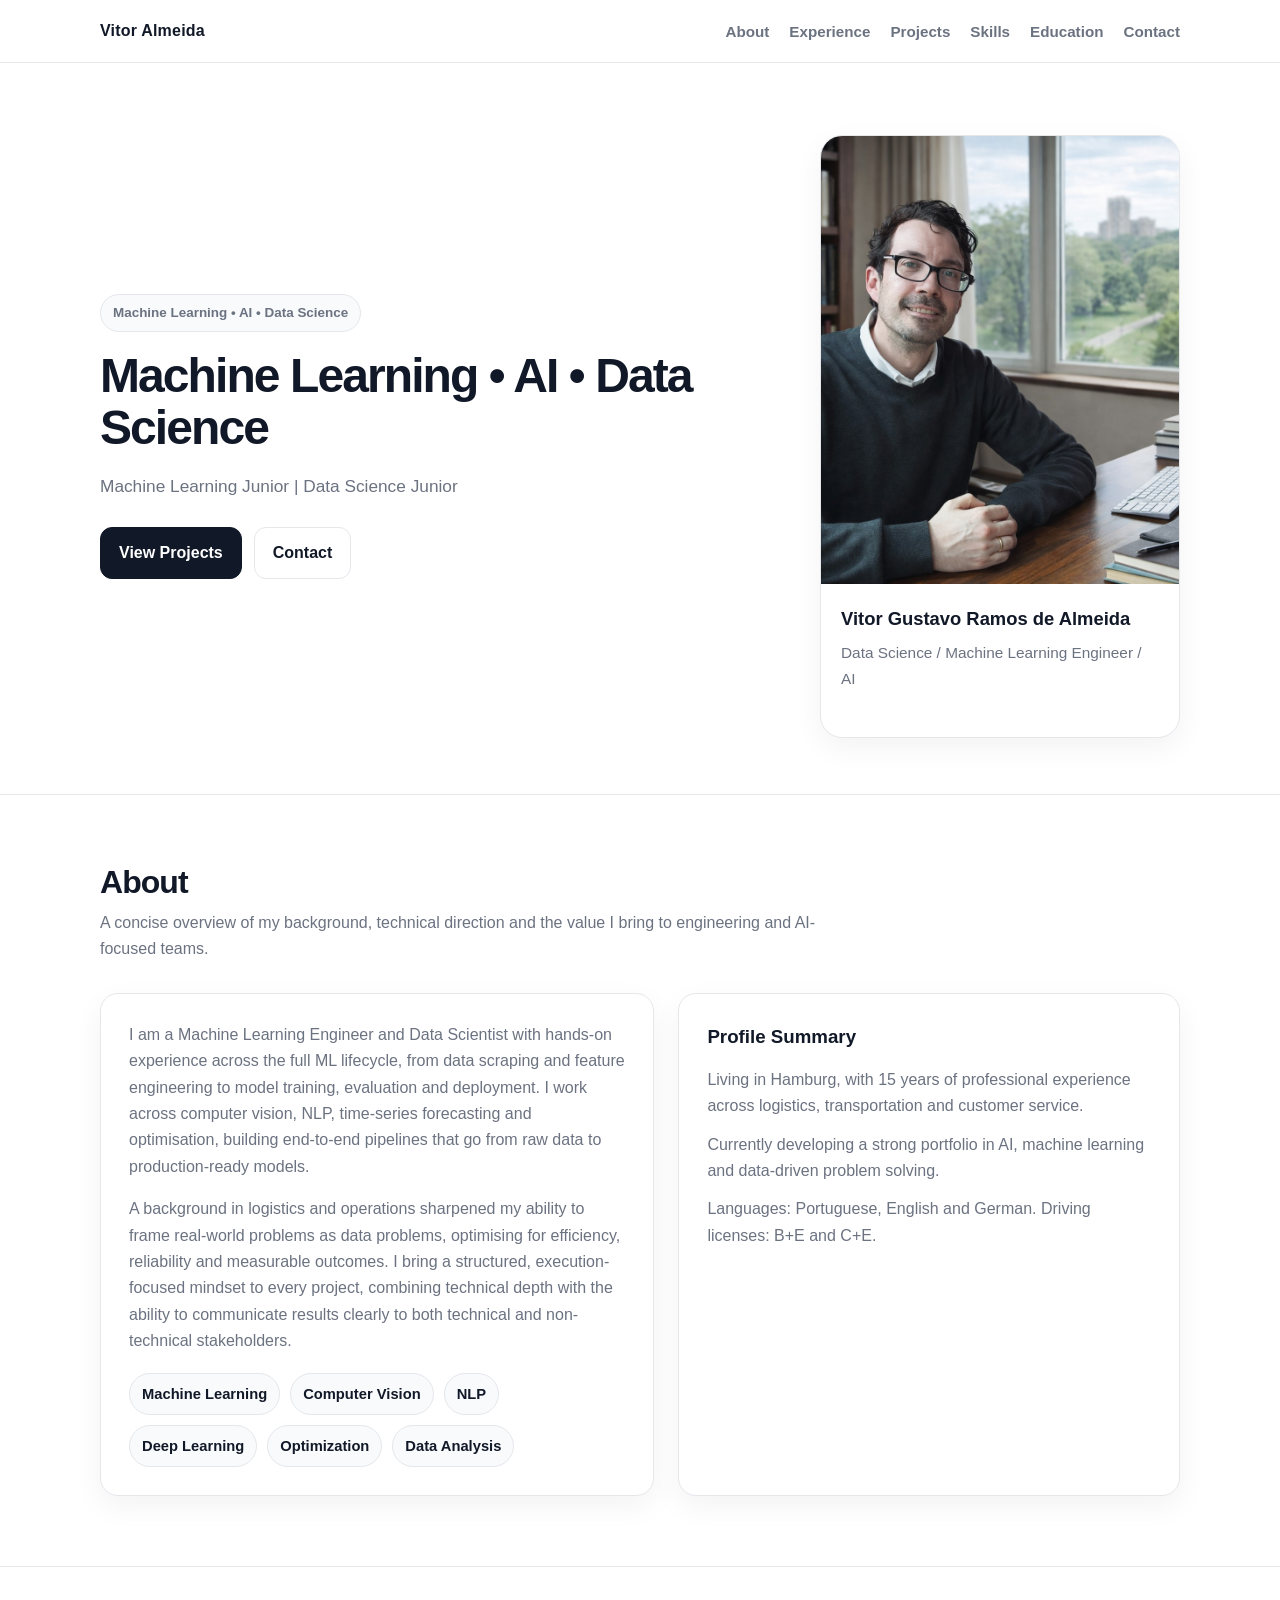
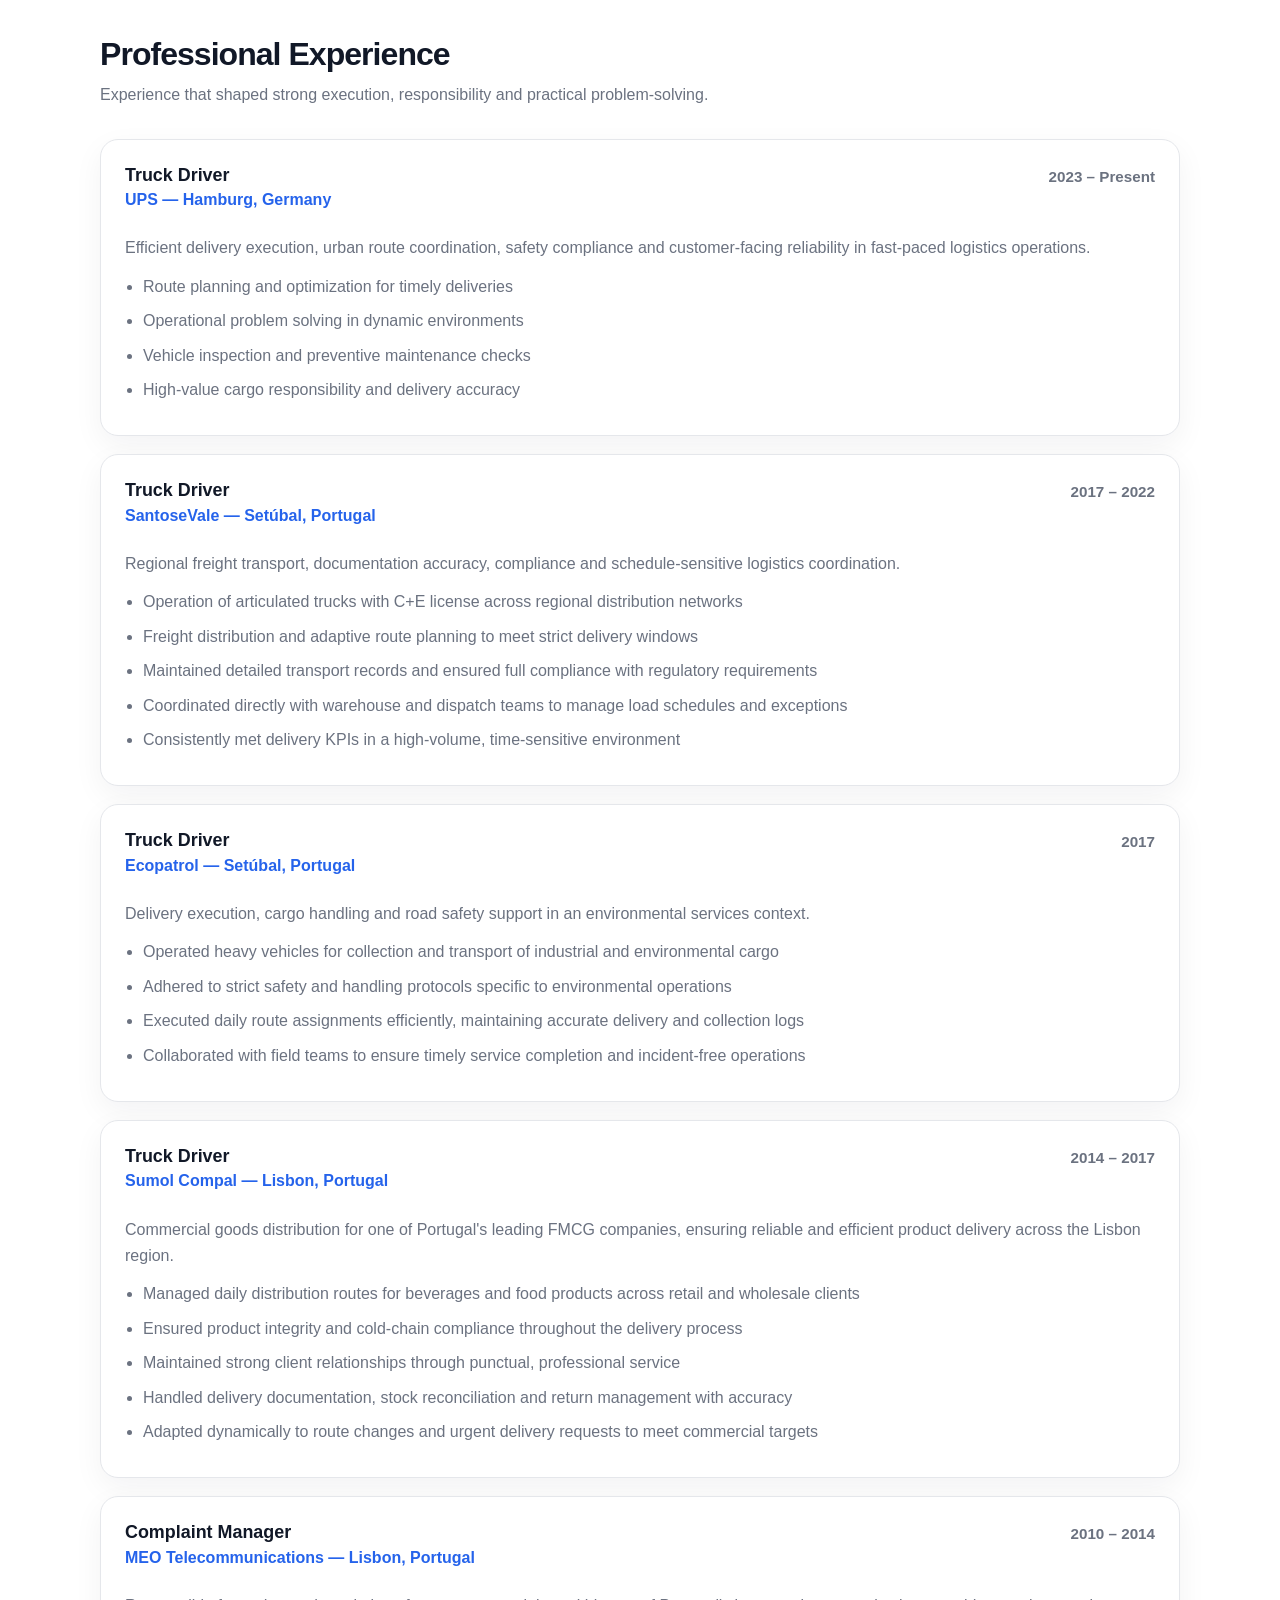
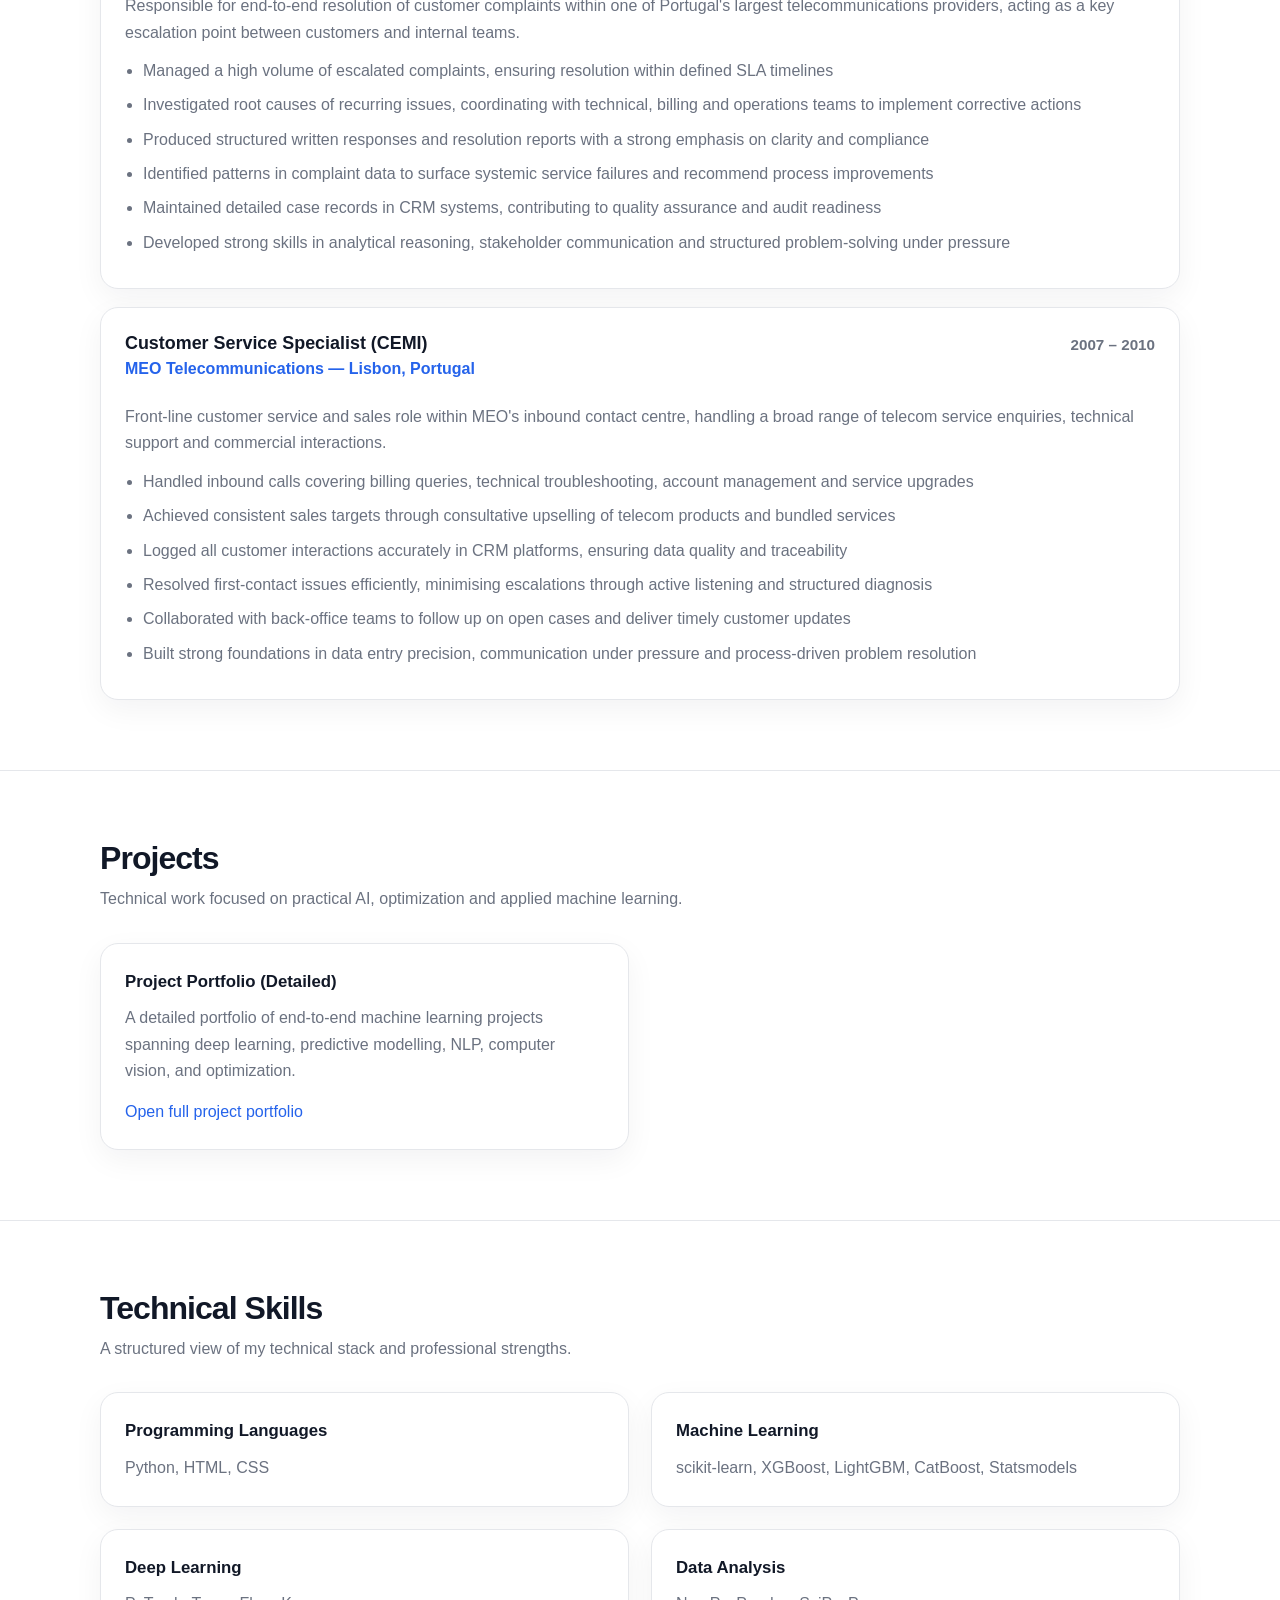
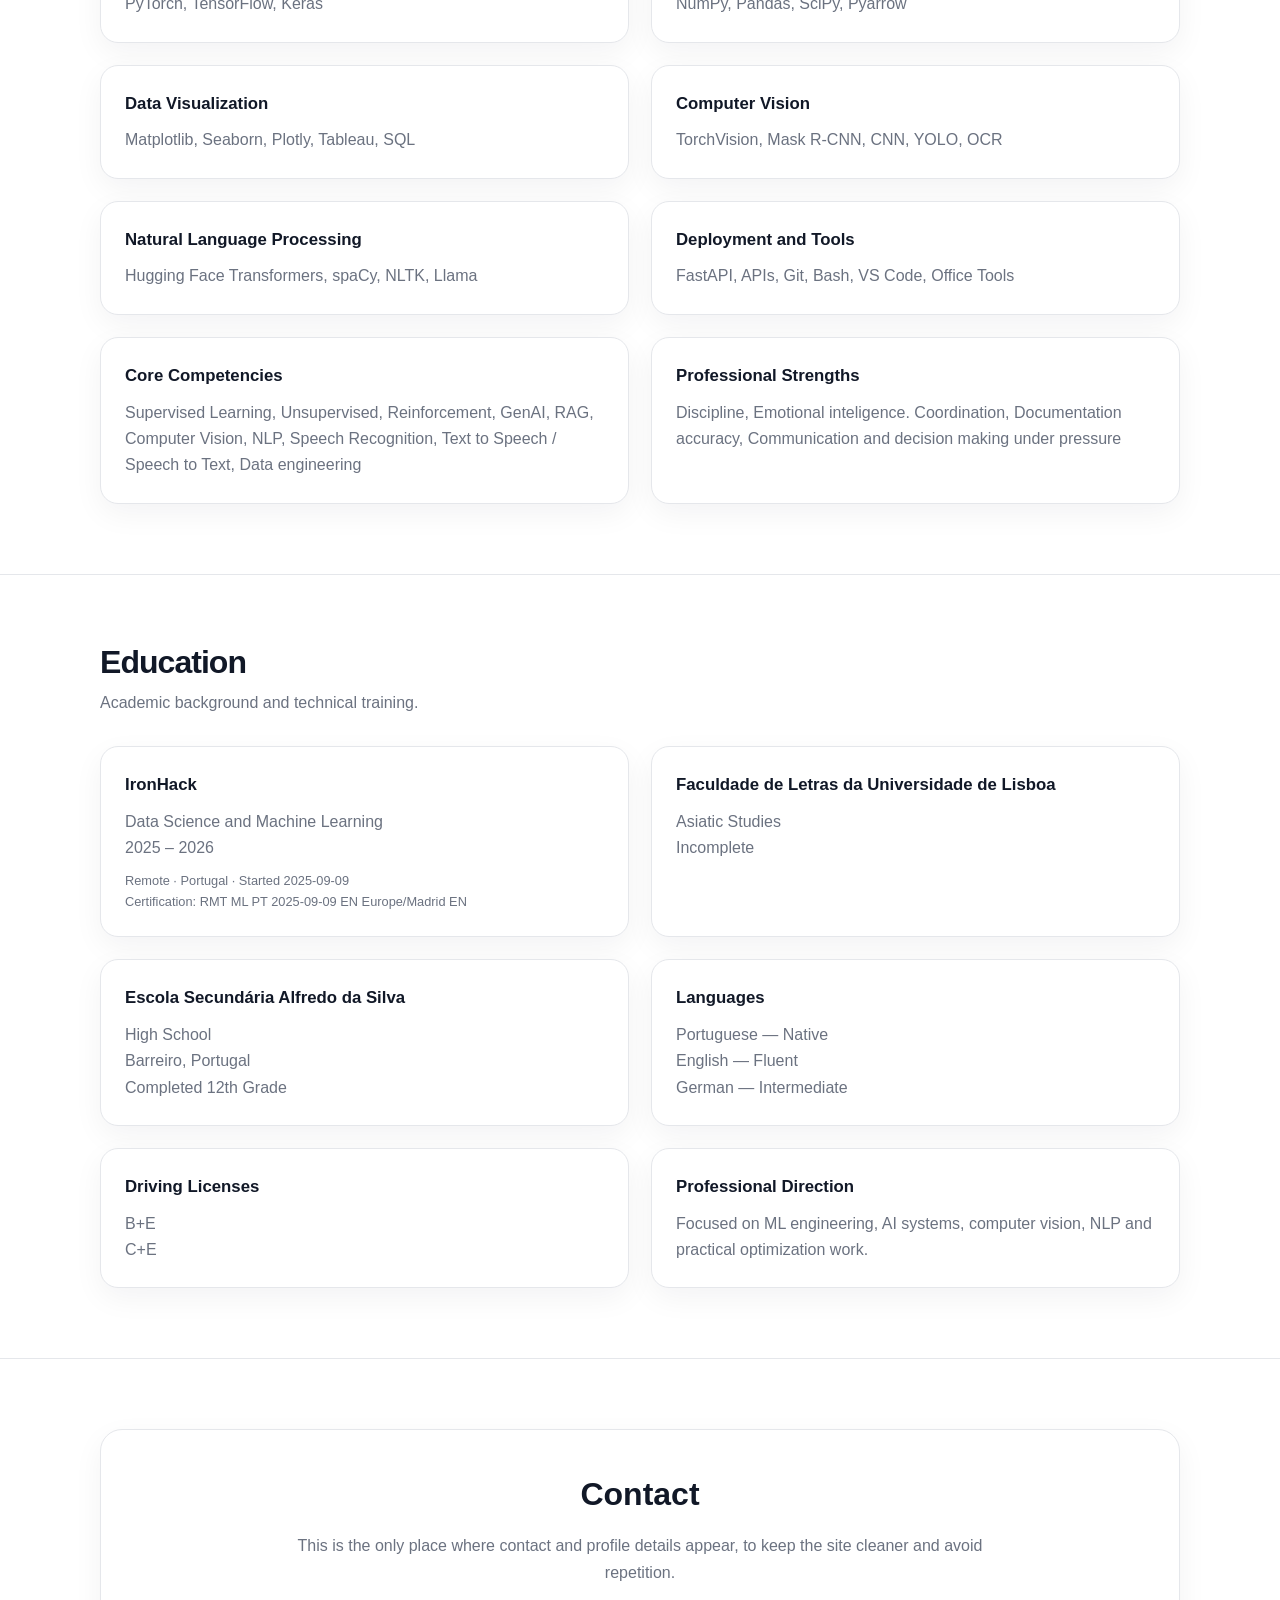
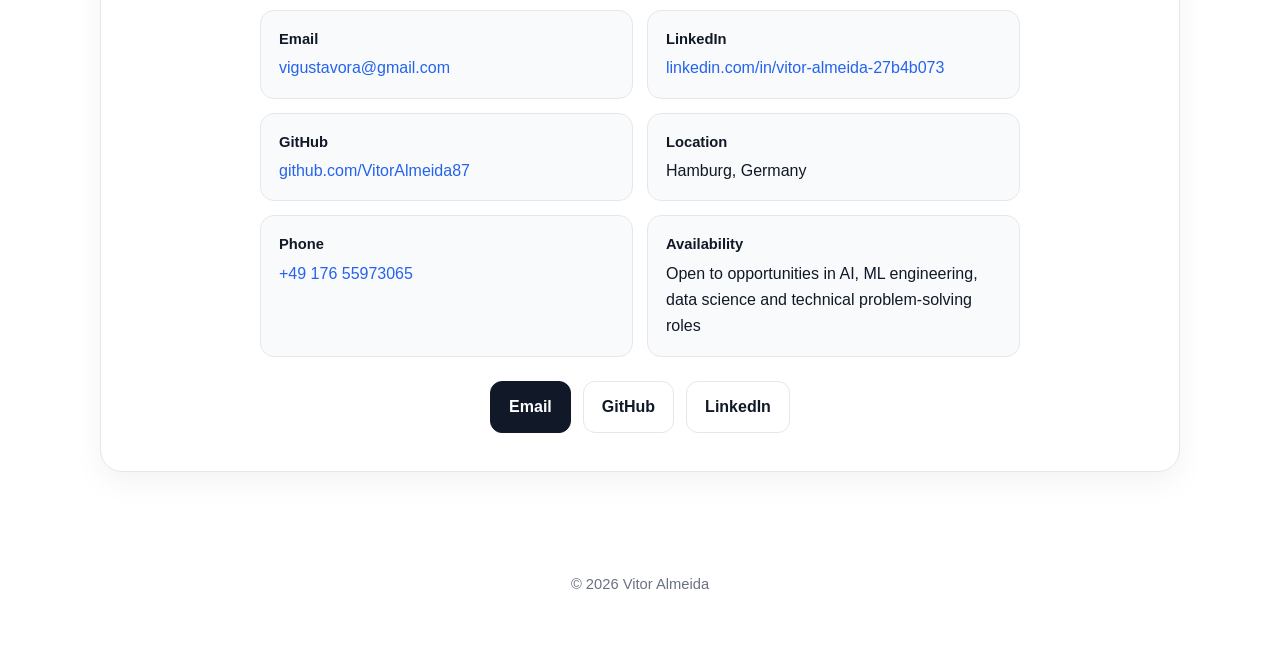
<file: index.html>
<!DOCTYPE html>
<html lang="en">
<head>
  <meta charset="UTF-8" />
  <meta name="viewport" content="width=device-width, initial-scale=1.0" />
  <title>Vitor Almeida | Machine Learning Engineer</title>
  <meta
    name="description"
    content="Vitor Almeida -Data Science/Machine Learning Engineer portfolio with projects, and technical skills in AI, data science, computer vision, NLP and optimization."
  />
  <style>
    :root {
      --bg: #ffffff;
      --surface: #ffffff;
      --text: #111827;
      --muted: #6b7280;
      --line: #e5e7eb;
      --soft: #f8fafc;
      --accent: #2563eb;
      --max-width: 1080px;
      --radius: 18px;
      --shadow: 0 10px 30px rgba(17, 24, 39, 0.05);
    }

    * {
      margin: 0;
      padding: 0;
      box-sizing: border-box;
    }

    html {
      scroll-behavior: smooth;
    }

    body {
      background: var(--bg);
      color: var(--text);
      font-family: -apple-system, BlinkMacSystemFont, "Segoe UI", Roboto, Inter, Arial, sans-serif;
      line-height: 1.65;
    }

    a {
      color: var(--accent);
      text-decoration: none;
    }

    a:hover {
      text-decoration: underline;
    }

    img {
      max-width: 100%;
      display: block;
    }

    .container {
      width: min(92%, var(--max-width));
      margin: 0 auto;
    }

    .topbar {
      position: sticky;
      top: 0;
      z-index: 1000;
      background: rgba(255, 255, 255, 0.94);
      backdrop-filter: blur(10px);
      border-bottom: 1px solid var(--line);
    }

    .nav {
      display: flex;
      justify-content: space-between;
      align-items: center;
      gap: 20px;
      padding: 18px 0;
    }

    .brand {
      font-size: 1rem;
      font-weight: 700;
      color: var(--text);
      letter-spacing: 0.2px;
    }

    .nav-links {
      display: flex;
      flex-wrap: wrap;
      gap: 20px;
    }

    .nav-links a {
      color: var(--muted);
      font-size: 0.95rem;
      font-weight: 600;
    }

    .nav-links a:hover {
      color: var(--text);
      text-decoration: none;
    }

    .hero {
      padding: 72px 0 56px;
    }

    .hero-grid {
      display: grid;
      grid-template-columns: 1.25fr 0.75fr;
      gap: 36px;
      align-items: center;
    }

    .eyebrow {
      display: inline-block;
      padding: 7px 12px;
      background: var(--soft);
      border: 1px solid var(--line);
      border-radius: 999px;
      color: var(--muted);
      font-size: 0.84rem;
      font-weight: 700;
      margin-bottom: 18px;
    }

    .hero h1 {
      font-size: 3rem;
      line-height: 1.08;
      letter-spacing: -0.04em;
      margin-bottom: 18px;
    }

    .hero p {
      color: var(--muted);
      font-size: 1.08rem;
      max-width: 720px;
      margin-bottom: 26px;
    }

    .hero-actions {
      display: flex;
      flex-wrap: wrap;
      gap: 12px;
    }

    .btn {
      display: inline-flex;
      align-items: center;
      justify-content: center;
      padding: 12px 18px;
      border-radius: 12px;
      font-weight: 700;
      border: 1px solid var(--line);
      transition: 0.2s ease;
    }

    .btn-primary {
      background: var(--text);
      color: #fff;
      border-color: var(--text);
    }

    .btn-primary:hover {
      background: #000;
      text-decoration: none;
    }

    .btn-secondary {
      background: #fff;
      color: var(--text);
    }

    .btn-secondary:hover {
      background: var(--soft);
      text-decoration: none;
    }

    .profile-card {
      background: var(--surface);
      border: 1px solid var(--line);
      border-radius: 22px;
      box-shadow: var(--shadow);
      overflow: hidden;
      max-width: 360px;
      margin-left: auto;
    }

    .profile-image {
      width: 100%;
      aspect-ratio: 4 / 5;
      object-fit: cover;
      background: var(--soft);
    }

    .profile-info {
      padding: 20px;
    }

    .profile-info h3 {
      font-size: 1.15rem;
      margin-bottom: 6px;
    }

    .profile-info p {
      color: var(--muted);
      font-size: 0.96rem;
    }

    .section {
      padding: 70px 0;
      border-top: 1px solid var(--line);
    }

    .section-title {
      font-size: 2rem;
      line-height: 1.1;
      letter-spacing: -0.03em;
      margin-bottom: 10px;
    }

    .section-subtitle {
      color: var(--muted);
      max-width: 760px;
      margin-bottom: 30px;
    }

    .grid-2 {
      display: grid;
      grid-template-columns: 1.05fr 0.95fr;
      gap: 24px;
    }

    .card {
      background: var(--surface);
      border: 1px solid var(--line);
      border-radius: var(--radius);
      box-shadow: var(--shadow);
      padding: 28px;
    }

    .about-text p {
      color: var(--muted);
      margin-bottom: 16px;
    }

    .highlights {
      display: flex;
      flex-wrap: wrap;
      gap: 10px;
      margin-top: 18px;
    }

    .tag {
      padding: 8px 12px;
      border: 1px solid var(--line);
      border-radius: 999px;
      background: var(--soft);
      color: var(--text);
      font-size: 0.92rem;
      font-weight: 600;
    }

    .timeline {
      display: grid;
      gap: 18px;
    }

    .timeline-item,
    .project-card,
    .skill-group,
    .mini-card {
      border: 1px solid var(--line);
      border-radius: 18px;
      padding: 24px;
      background: var(--surface);
      box-shadow: var(--shadow);
    }

    .timeline-head {
      display: flex;
      justify-content: space-between;
      align-items: flex-start;
      gap: 16px;
      margin-bottom: 10px;
      flex-wrap: wrap;
    }

    .timeline-head h3 {
      font-size: 1.12rem;
      line-height: 1.3;
    }

    .date {
      color: var(--muted);
      font-weight: 700;
      font-size: 0.95rem;
      white-space: nowrap;
    }

    .company {
      color: var(--accent);
      font-weight: 700;
      margin-bottom: 12px;
    }

    .timeline-item p,
    .project-card p,
    .skill-group p,
    .mini-card p {
      color: var(--muted);
    }

    .bullet-list {
      padding-left: 18px;
      color: var(--muted);
      margin-top: 12px;
    }

    .bullet-list li {
      margin-bottom: 8px;
    }

    .projects-grid,
    .skills-grid,
    .edu-grid {
      display: grid;
      grid-template-columns: repeat(2, 1fr);
      gap: 22px;
    }

    .project-card h3,
    .skill-group h3,
    .mini-card h3 {
      font-size: 1.05rem;
      margin-bottom: 10px;
    }

    .project-links {
      display: flex;
      flex-wrap: wrap;
      gap: 14px;
      margin-top: 14px;
    }

    .extra-grid {
      display: grid;
      grid-template-columns: repeat(3, 1fr);
      gap: 20px;
    }

    .contact-card {
      text-align: center;
      border: 1px solid var(--line);
      border-radius: 22px;
      padding: 38px;
      background: var(--surface);
      box-shadow: var(--shadow);
    }

    .contact-card h2 {
      font-size: 2rem;
      margin-bottom: 12px;
    }

    .contact-card p {
      color: var(--muted);
      max-width: 740px;
      margin: 0 auto 24px;
    }

    .contact-grid {
      display: grid;
      grid-template-columns: repeat(2, 1fr);
      gap: 14px;
      max-width: 760px;
      margin: 0 auto 24px;
      text-align: left;
    }

    .contact-item {
      padding: 16px 18px;
      border: 1px solid var(--line);
      border-radius: 14px;
      background: var(--soft);
    }

    .contact-item strong {
      display: block;
      margin-bottom: 4px;
      font-size: 0.92rem;
    }

    .contact-links {
      display: flex;
      justify-content: center;
      flex-wrap: wrap;
      gap: 12px;
    }

    footer {
      padding: 30px 0 50px;
      color: var(--muted);
      text-align: center;
      font-size: 0.92rem;
    }

    @media (max-width: 980px) {
      .hero-grid,
      .grid-2,
      .projects-grid,
      .skills-grid,
      .edu-grid,
      .extra-grid,
      .contact-grid {
        grid-template-columns: 1fr;
      }

      .hero h1 {
        font-size: 2.35rem;
      }

      .profile-card {
        margin: 0;
      }
    }

    @media (max-width: 700px) {
      .nav {
        flex-direction: column;
        align-items: flex-start;
      }

      .hero {
        padding: 56px 0 42px;
      }

      .section {
        padding: 54px 0;
      }

      .hero h1 {
        font-size: 2rem;
      }

      .card,
      .timeline-item,
      .project-card,
      .skill-group,
      .mini-card,
      .contact-card {
        padding: 22px;
      }
    }
  </style>
</head>
<body>
  <header class="topbar">
    <div class="container nav">
      <a href="#home" class="brand">Vitor Almeida</a>
      <nav class="nav-links">
        <a href="#about">About</a>
        <a href="#experience">Experience</a>
        <a href="#projects">Projects</a>
        <a href="#skills">Skills</a>
        <a href="#education">Education</a>
        <a href="#contact">Contact</a>
      </nav>
    </div>
  </header>

  <main id="home">
    <section class="hero">
      <div class="container hero-grid">
        <div>
          <span class="eyebrow">Machine Learning • AI • Data Science</span>
          <h1>Machine Learning • AI • Data Science</h1>
          <p>
            Machine Learning Junior | Data Science Junior
          </p>
          <div class="hero-actions">
            <a class="btn btn-primary" href="cv/index.html">View Projects</a>
            <a class="btn btn-secondary" href="#contact">Contact</a>
          </div>
        </div>

        <div class="profile-card">
          <img src="profile.jpeg" alt="Vitor Almeida profile photo" class="profile-image" />
          <div class="profile-info">
            <h3>Vitor Gustavo Ramos de Almeida</h3>
            <p>Data Science / Machine Learning Engineer / AI</p>
          </div>
        </div>
      </div>
    </section>

    <section id="about" class="section">
      <div class="container">
        <h2 class="section-title">About</h2>
        <p class="section-subtitle">
          A concise overview of my background, technical direction and the value I bring to engineering and AI-focused teams.
        </p>

        <div class="grid-2">
          <div class="card about-text">
            <p>
              I am a Machine Learning Engineer and Data Scientist with hands-on experience across the full ML lifecycle,
              from data scraping and feature engineering to model training, evaluation and deployment.
              I work across computer vision, NLP, time-series forecasting and optimisation,
              building end-to-end pipelines that go from raw data to production-ready models.
            </p>
            <p>
              A background in logistics and operations sharpened my ability to frame real-world problems as data problems,
              optimising for efficiency, reliability and measurable outcomes.
              I bring a structured, execution-focused mindset to every project,
              combining technical depth with the ability to communicate results clearly
              to both technical and non-technical stakeholders.
            </p>

            <div class="highlights">
              <span class="tag">Machine Learning</span>
              <span class="tag">Computer Vision</span>
              <span class="tag">NLP</span>
              <span class="tag">Deep Learning</span>
              <span class="tag">Optimization</span>
              <span class="tag">Data Analysis</span>
            </div>
          </div>

          <div class="card">
            <h3 style="margin-bottom: 14px;">Profile Summary</h3>
            <p style="color: var(--muted); margin-bottom: 12px;">
              Living in Hamburg, with 15 years of professional experience across logistics, transportation and customer service.
            </p>
            <p style="color: var(--muted); margin-bottom: 12px;">
              Currently developing a strong portfolio in AI, machine learning and data-driven problem solving.
            </p>
            <p style="color: var(--muted);">
              Languages: Portuguese, English and German. Driving licenses: B+E and C+E.
            </p>
          </div>
        </div>
      </div>
    </section>

    <section id="experience" class="section">
      <div class="container">
        <h2 class="section-title">Professional Experience</h2>
        <p class="section-subtitle">
          Experience that shaped strong execution, responsibility and practical problem-solving.
        </p>

        <div class="timeline">
          <article class="timeline-item">
            <div class="timeline-head">
              <div>
                <h3>Truck Driver</h3>
                <div class="company">UPS — Hamburg, Germany</div>
              </div>
              <div class="date">2023 – Present</div>
            </div>
            <p>Efficient delivery execution, urban route coordination, safety compliance and customer-facing reliability in fast-paced logistics operations.</p>
            <ul class="bullet-list">
              <li>Route planning and optimization for timely deliveries</li>
              <li>Operational problem solving in dynamic environments</li>
              <li>Vehicle inspection and preventive maintenance checks</li>
              <li>High-value cargo responsibility and delivery accuracy</li>
            </ul>
          </article>

          <article class="timeline-item">
            <div class="timeline-head">
              <div>
                <h3>Truck Driver</h3>
                <div class="company">SantoseVale — Setúbal, Portugal</div>
              </div>
              <div class="date">2017 – 2022</div>
            </div>
            <p>Regional freight transport, documentation accuracy, compliance and schedule-sensitive logistics coordination.</p>
            <ul class="bullet-list">
              <li>Operation of articulated trucks with C+E license across regional distribution networks</li>
              <li>Freight distribution and adaptive route planning to meet strict delivery windows</li>
              <li>Maintained detailed transport records and ensured full compliance with regulatory requirements</li>
              <li>Coordinated directly with warehouse and dispatch teams to manage load schedules and exceptions</li>
              <li>Consistently met delivery KPIs in a high-volume, time-sensitive environment</li>
            </ul>
          </article>

          <article class="timeline-item">
            <div class="timeline-head">
              <div>
                <h3>Truck Driver</h3>
                <div class="company">Ecopatrol — Setúbal, Portugal</div>
              </div>
              <div class="date">2017</div>
            </div>
            <p>Delivery execution, cargo handling and road safety support in an environmental services context.</p>
            <ul class="bullet-list">
              <li>Operated heavy vehicles for collection and transport of industrial and environmental cargo</li>
              <li>Adhered to strict safety and handling protocols specific to environmental operations</li>
              <li>Executed daily route assignments efficiently, maintaining accurate delivery and collection logs</li>
              <li>Collaborated with field teams to ensure timely service completion and incident-free operations</li>
            </ul>
          </article>

          <article class="timeline-item">
            <div class="timeline-head">
              <div>
                <h3>Truck Driver</h3>
                <div class="company">Sumol Compal — Lisbon, Portugal</div>
              </div>
              <div class="date">2014 – 2017</div>
            </div>
            <p>Commercial goods distribution for one of Portugal's leading FMCG companies, ensuring reliable and efficient product delivery across the Lisbon region.</p>
            <ul class="bullet-list">
              <li>Managed daily distribution routes for beverages and food products across retail and wholesale clients</li>
              <li>Ensured product integrity and cold-chain compliance throughout the delivery process</li>
              <li>Maintained strong client relationships through punctual, professional service</li>
              <li>Handled delivery documentation, stock reconciliation and return management with accuracy</li>
              <li>Adapted dynamically to route changes and urgent delivery requests to meet commercial targets</li>
            </ul>
          </article>

          <article class="timeline-item">
            <div class="timeline-head">
              <div>
                <h3>Complaint Manager</h3>
                <div class="company">MEO Telecommunications — Lisbon, Portugal</div>
              </div>
              <div class="date">2010 – 2014</div>
            </div>
            <p>Responsible for end-to-end resolution of customer complaints within one of Portugal's largest telecommunications providers, acting as a key escalation point between customers and internal teams.</p>
            <ul class="bullet-list">
              <li>Managed a high volume of escalated complaints, ensuring resolution within defined SLA timelines</li>
              <li>Investigated root causes of recurring issues, coordinating with technical, billing and operations teams to implement corrective actions</li>
              <li>Produced structured written responses and resolution reports with a strong emphasis on clarity and compliance</li>
              <li>Identified patterns in complaint data to surface systemic service failures and recommend process improvements</li>
              <li>Maintained detailed case records in CRM systems, contributing to quality assurance and audit readiness</li>
              <li>Developed strong skills in analytical reasoning, stakeholder communication and structured problem-solving under pressure</li>
            </ul>
          </article>

          <article class="timeline-item">
            <div class="timeline-head">
              <div>
                <h3>Customer Service Specialist (CEMI)</h3>
                <div class="company">MEO Telecommunications — Lisbon, Portugal</div>
              </div>
              <div class="date">2007 – 2010</div>
            </div>
            <p>Front-line customer service and sales role within MEO's inbound contact centre, handling a broad range of telecom service enquiries, technical support and commercial interactions.</p>
            <ul class="bullet-list">
              <li>Handled inbound calls covering billing queries, technical troubleshooting, account management and service upgrades</li>
              <li>Achieved consistent sales targets through consultative upselling of telecom products and bundled services</li>
              <li>Logged all customer interactions accurately in CRM platforms, ensuring data quality and traceability</li>
              <li>Resolved first-contact issues efficiently, minimising escalations through active listening and structured diagnosis</li>
              <li>Collaborated with back-office teams to follow up on open cases and deliver timely customer updates</li>
              <li>Built strong foundations in data entry precision, communication under pressure and process-driven problem resolution</li>
            </ul>
          </article>
        </div>
      </div>
    </section>

    <section id="projects" class="section">
      <div class="container">
        <h2 class="section-title">Projects</h2>
        <p class="section-subtitle">
          Technical work focused on practical AI, optimization and applied machine learning.
        </p>

        <div class="projects-grid">
          <article class="project-card">
            <h3>Project Portfolio (Detailed)</h3>
            <p>
              A detailed portfolio of end-to-end machine learning projects spanning deep learning, predictive modelling, NLP, computer vision, and optimization.
            </p>
            <div class="project-links">
              <a href="cv/index.html">Open full project portfolio</a>
            </div>
          </article>
        </div>
      </div>
    </section>

    <section id="skills" class="section">
      <div class="container">
        <h2 class="section-title">Technical Skills</h2>
        <p class="section-subtitle">
          A structured view of my technical stack and professional strengths.
        </p>

        <div class="skills-grid">
          <div class="skill-group">
            <h3>Programming Languages</h3>
            <p>Python, HTML, CSS</p>
          </div>

          <div class="skill-group">
            <h3>Machine Learning</h3>
            <p>scikit-learn, XGBoost, LightGBM, CatBoost, Statsmodels</p>
          </div>

          <div class="skill-group">
            <h3>Deep Learning</h3>
            <p>PyTorch, TensorFlow, Keras</p>
          </div>

          <div class="skill-group">
            <h3>Data Analysis</h3>
            <p>NumPy, Pandas, SciPy, Pyarrow</p>
          </div>

          <div class="skill-group">
            <h3>Data Visualization</h3>
            <p>Matplotlib, Seaborn, Plotly, Tableau, SQL</p>
          </div>

          <div class="skill-group">
            <h3>Computer Vision</h3>
            <p>TorchVision, Mask R-CNN, CNN, YOLO, OCR</p>
          </div>

          <div class="skill-group">
            <h3>Natural Language Processing</h3>
            <p>Hugging Face Transformers, spaCy, NLTK, Llama</p>
          </div>

          <div class="skill-group">
            <h3>Deployment and Tools</h3>
            <p>FastAPI, APIs, Git, Bash, VS Code, Office Tools</p>
          </div>

          <div class="skill-group">
            <h3>Core Competencies</h3>
            <p>Supervised Learning, Unsupervised, Reinforcement, GenAI, RAG, Computer Vision, NLP, Speech Recognition, Text to Speech / Speech to Text, Data engineering</p>
          </div>

          <div class="skill-group">
            <h3>Professional Strengths</h3>
            <p>Discipline, Emotional inteligence. Coordination, Documentation accuracy, Communication and decision making under pressure</p>
          </div>
        </div>
      </div>
    </section>

    <section id="education" class="section">
      <div class="container">
        <h2 class="section-title">Education</h2>
        <p class="section-subtitle">
          Academic background and technical training.
        </p>

        <div class="edu-grid">
          <article class="mini-card">
            <h3>IronHack</h3>
            <p>Data Science and Machine Learning<br>2025 – 2026</p>
            <p style="font-size: 0.8rem; margin-top: 8px; color: var(--muted);">
              Remote · Portugal · Started 2025-09-09<br>
              Certification: RMT ML PT 2025-09-09 EN Europe/Madrid EN
            </p>
          </article>

          <article class="mini-card">
            <h3>Faculdade de Letras da Universidade de Lisboa</h3>
            <p>Asiatic Studies<br>Incomplete</p>
          </article>

          <article class="mini-card">
            <h3>Escola Secundária Alfredo da Silva</h3>
            <p>High School<br>Barreiro, Portugal<br>Completed 12th Grade</p>
          </article>

          <article class="mini-card">
            <h3>Languages</h3>
            <p>Portuguese — Native<br>English — Fluent<br>German — Intermediate</p>
          </article>

          <article class="mini-card">
            <h3>Driving Licenses</h3>
            <p>B+E<br>C+E</p>
          </article>

          <article class="mini-card">
            <h3>Professional Direction</h3>
            <p>Focused on ML engineering, AI systems, computer vision, NLP and practical optimization work.</p>
          </article>
        </div>
      </div>
    </section>

    <section id="contact" class="section">
      <div class="container">
        <div class="contact-card">
          <h2>Contact</h2>
          <p>
            This is the only place where contact and profile details appear, to keep the site cleaner and avoid repetition.
          </p>

          <div class="contact-grid">
            <div class="contact-item">
              <strong>Email</strong>
              <a href="mailto:vigustavora@gmail.com">vigustavora@gmail.com</a>
            </div>

            <div class="contact-item">
              <strong>LinkedIn</strong>
              <a href="https://www.linkedin.com/in/vitor-almeida-27b4b073" target="_blank" rel="noopener noreferrer">linkedin.com/in/vitor-almeida-27b4b073</a>
            </div>

            <div class="contact-item">
              <strong>GitHub</strong>
              <a href="https://github.com/VitorAlmeida87" target="_blank" rel="noopener noreferrer">github.com/VitorAlmeida87</a>
            </div>

            <div class="contact-item">
              <strong>Location</strong>
              Hamburg, Germany
            </div>

            <div class="contact-item">
              <strong>Phone</strong>
              <a href="tel:+4917655973065">+49 176 55973065</a>
            </div>

            <div class="contact-item">
              <strong>Availability</strong>
              Open to opportunities in AI, ML engineering, data science and technical problem-solving roles
            </div>
          </div>

          <div class="contact-links">
            <a class="btn btn-primary" href="mailto:vigustavora@gmail.com">Email</a>
            <a class="btn btn-secondary" href="https://github.com/VitorAlmeida87" target="_blank" rel="noopener noreferrer">GitHub</a>
            <a class="btn btn-secondary" href="https://www.linkedin.com/in/vitor-almeida-27b4b073" target="_blank" rel="noopener noreferrer">LinkedIn</a>
          </div>
        </div>
      </div>
    </section>
  </main>

  <footer>
    <div class="container">
      &copy; 2026 Vitor Almeida
    </div>
  </footer>
</body>
</html>
</file>
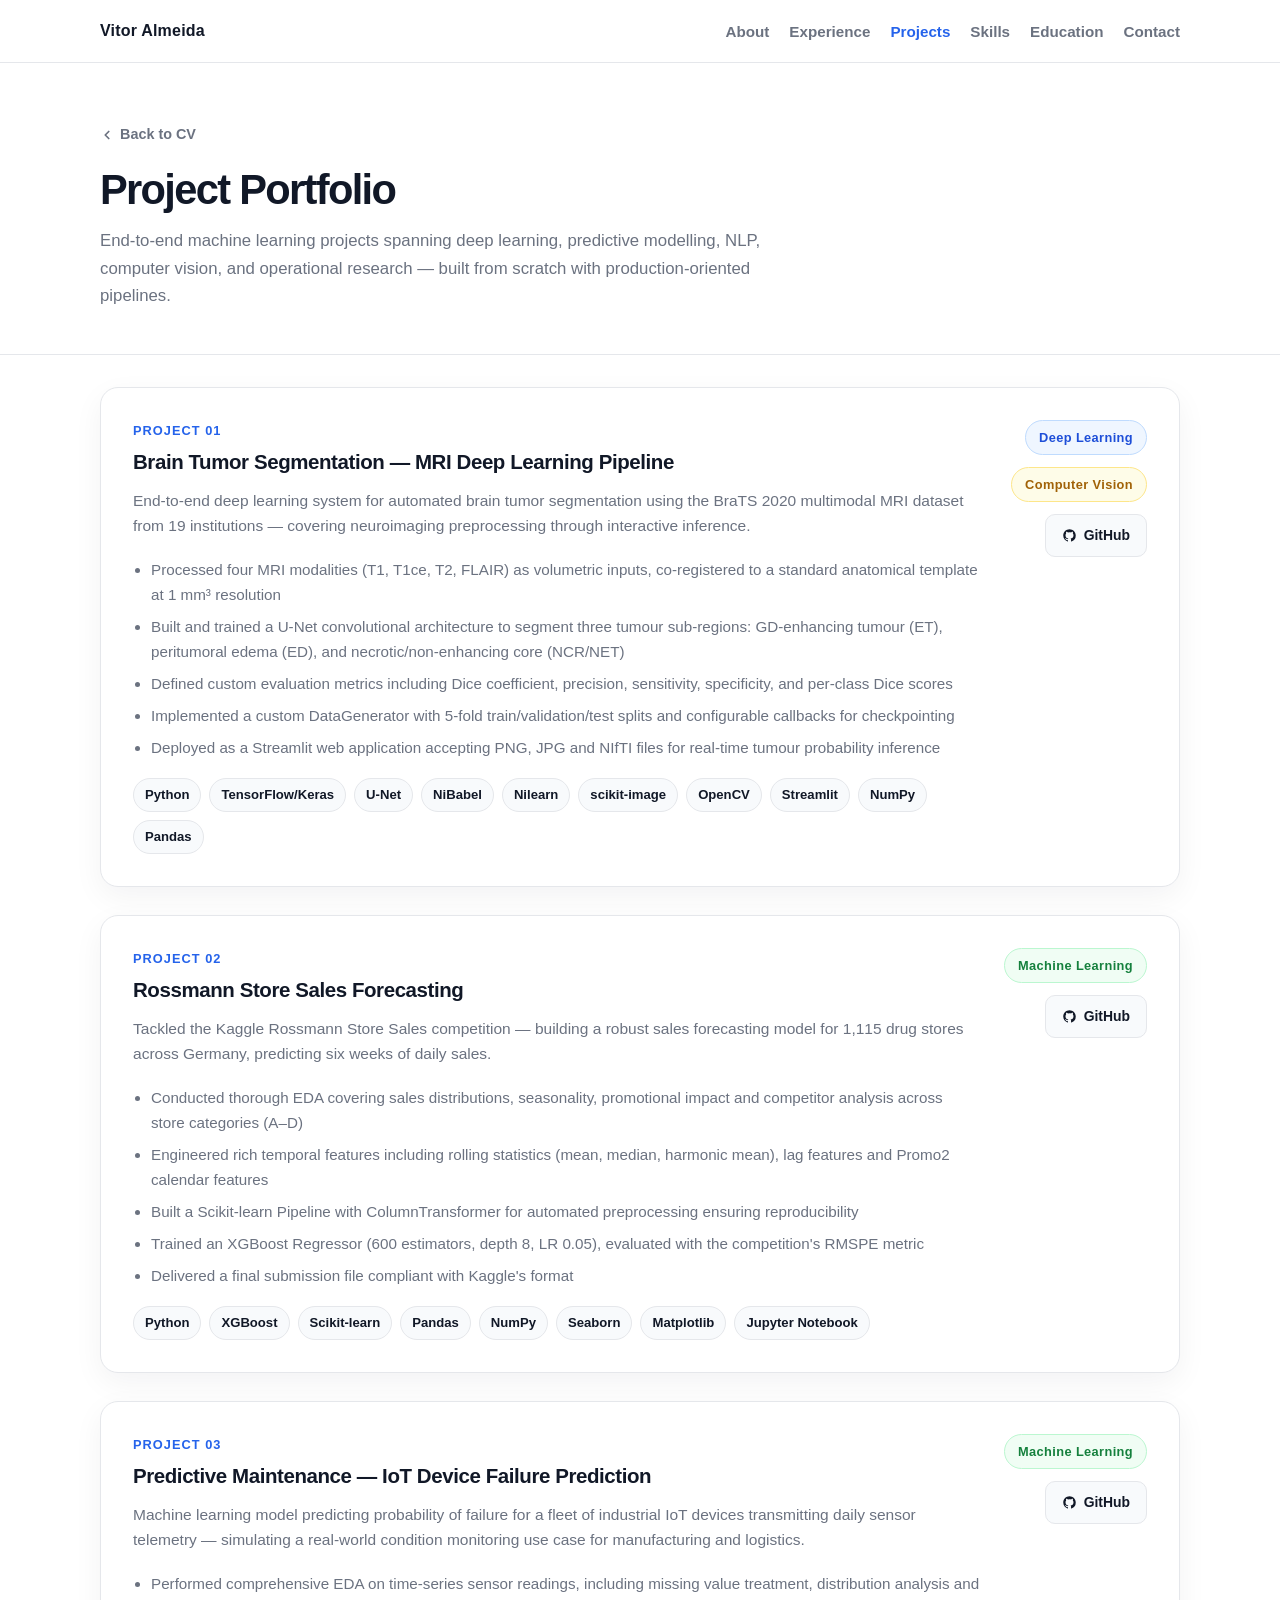
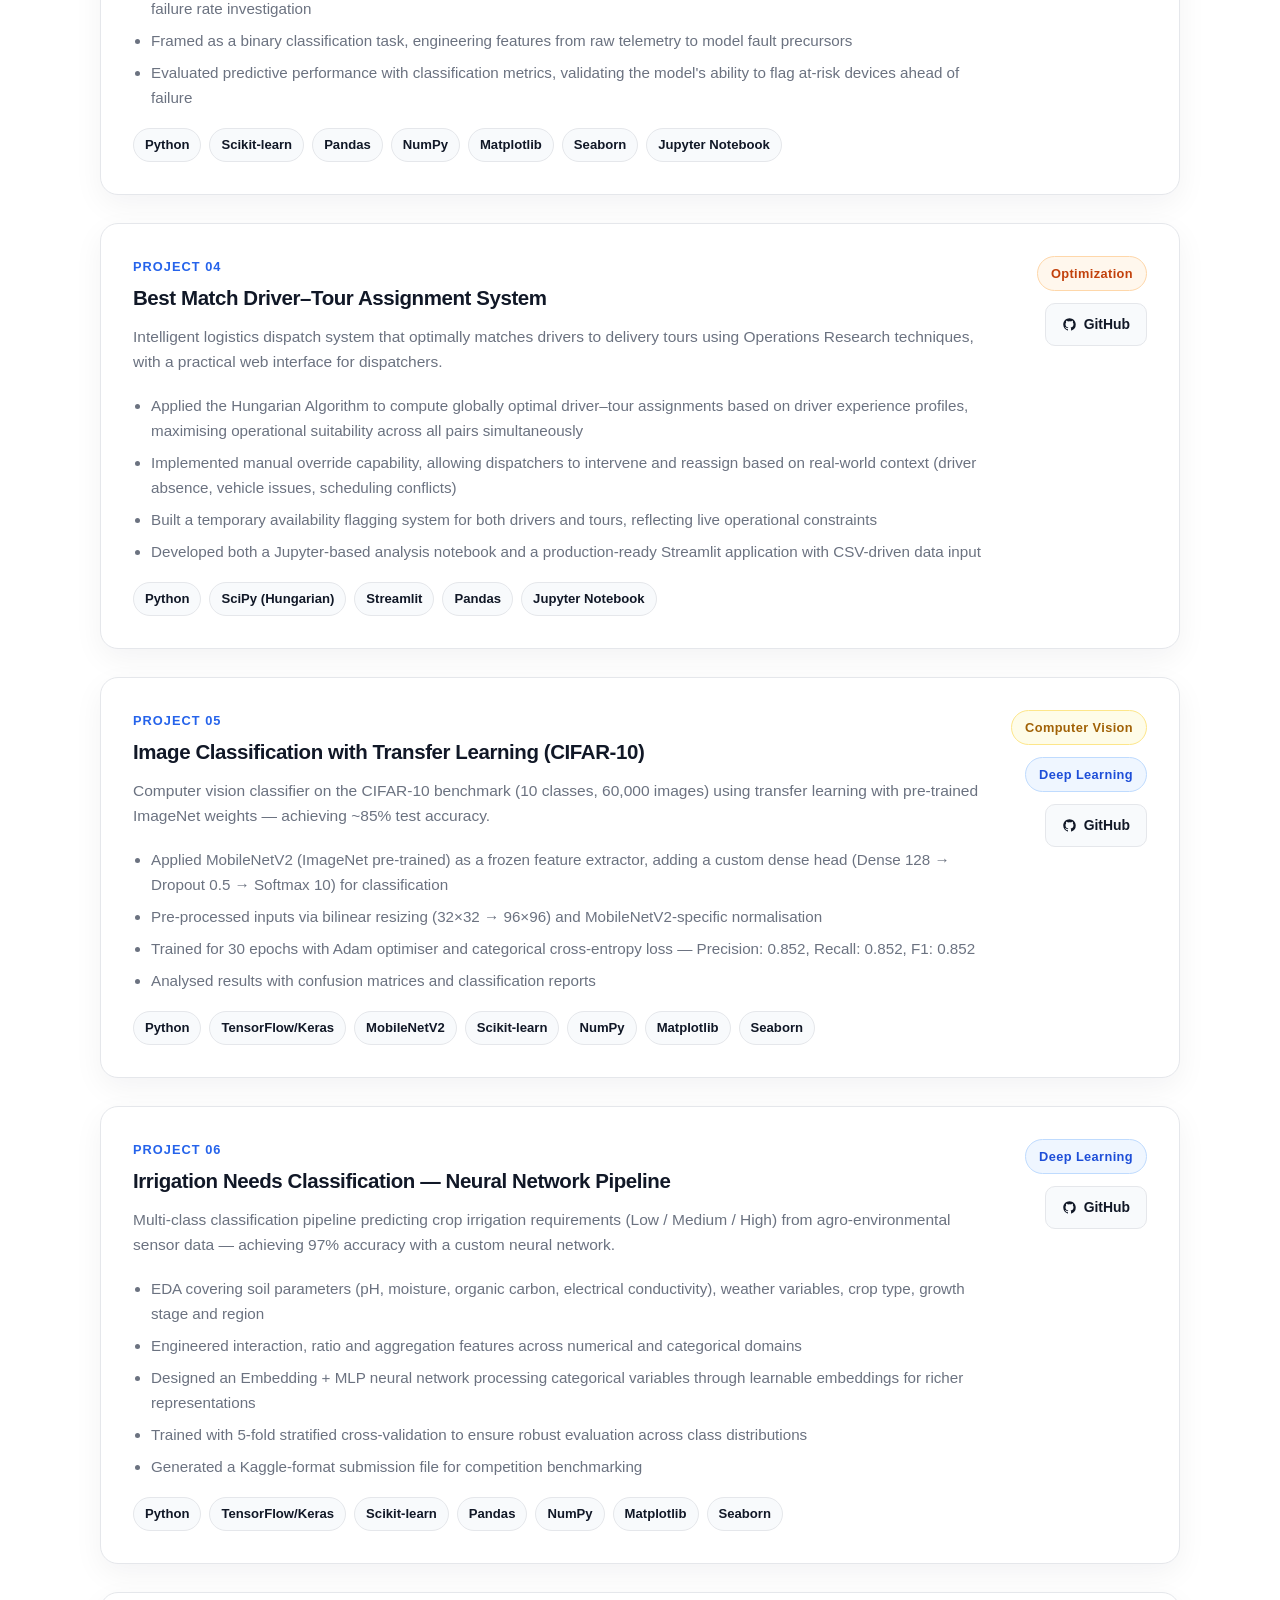
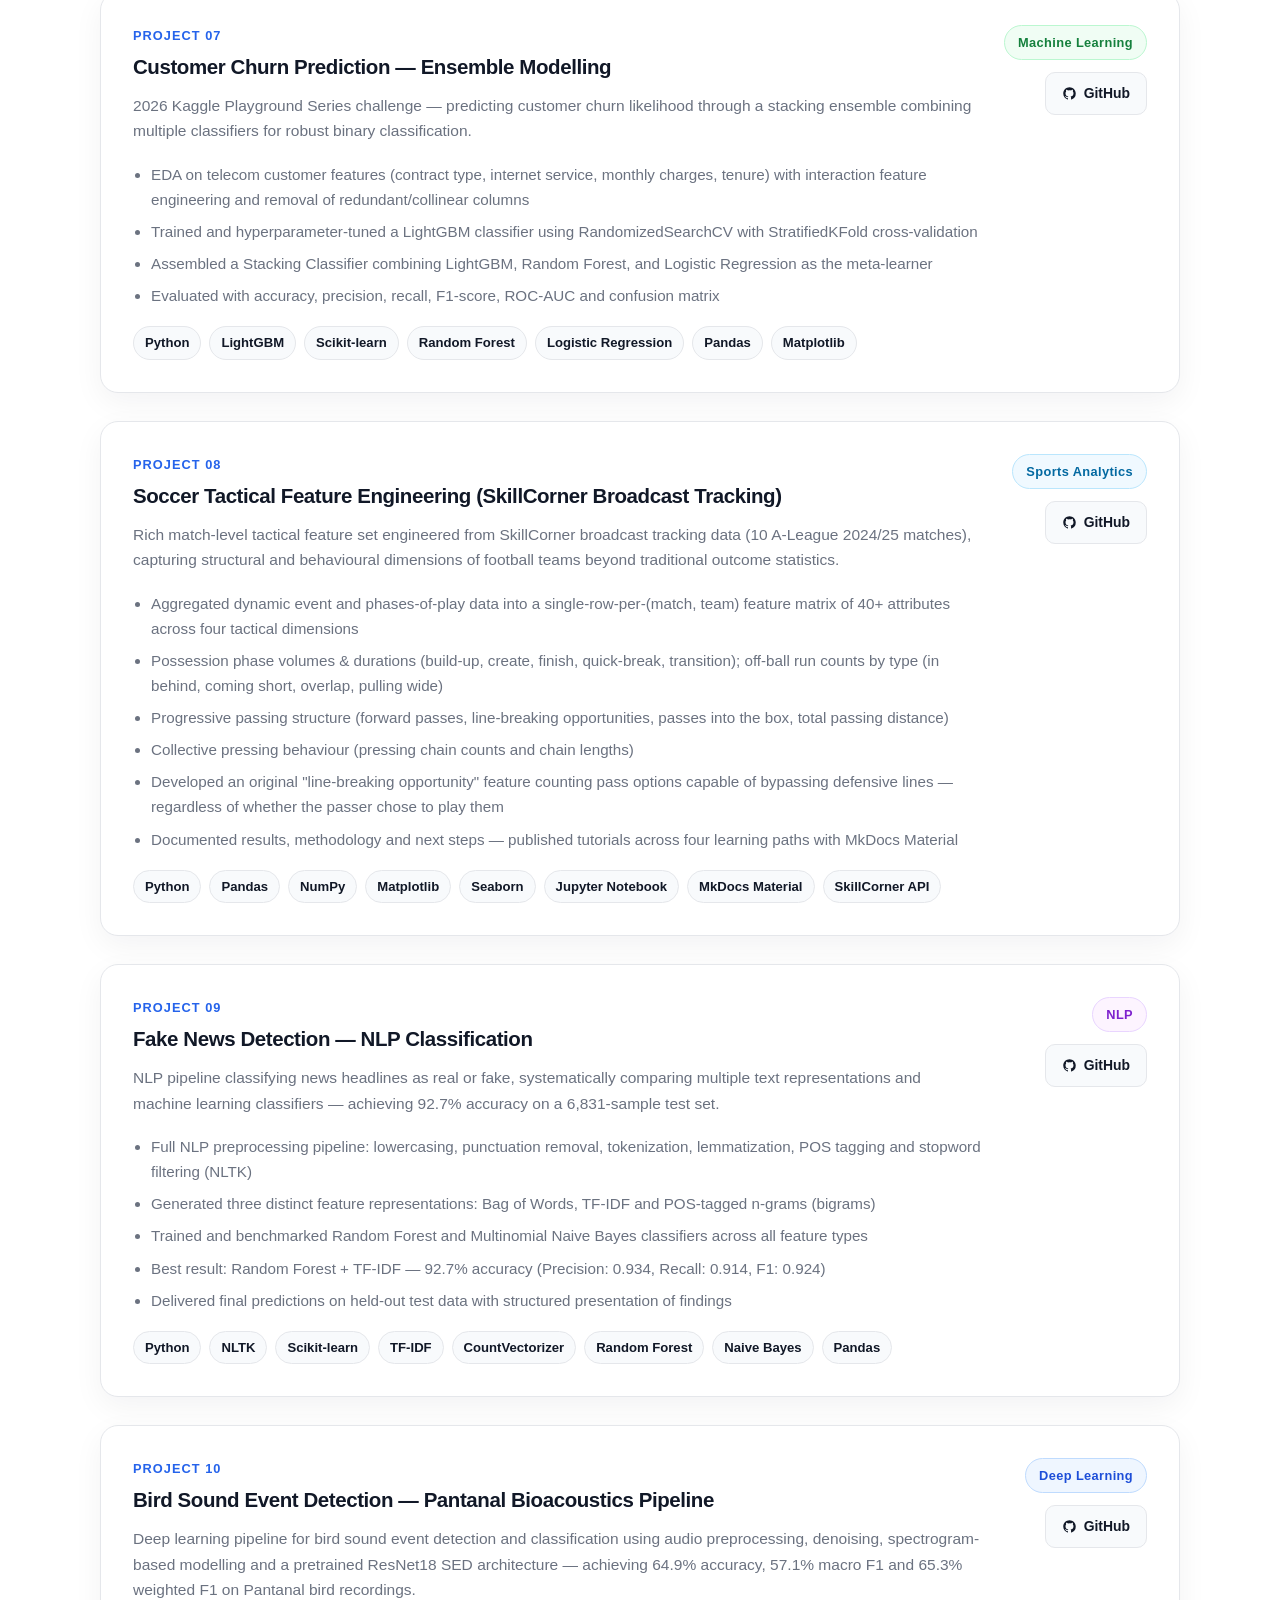
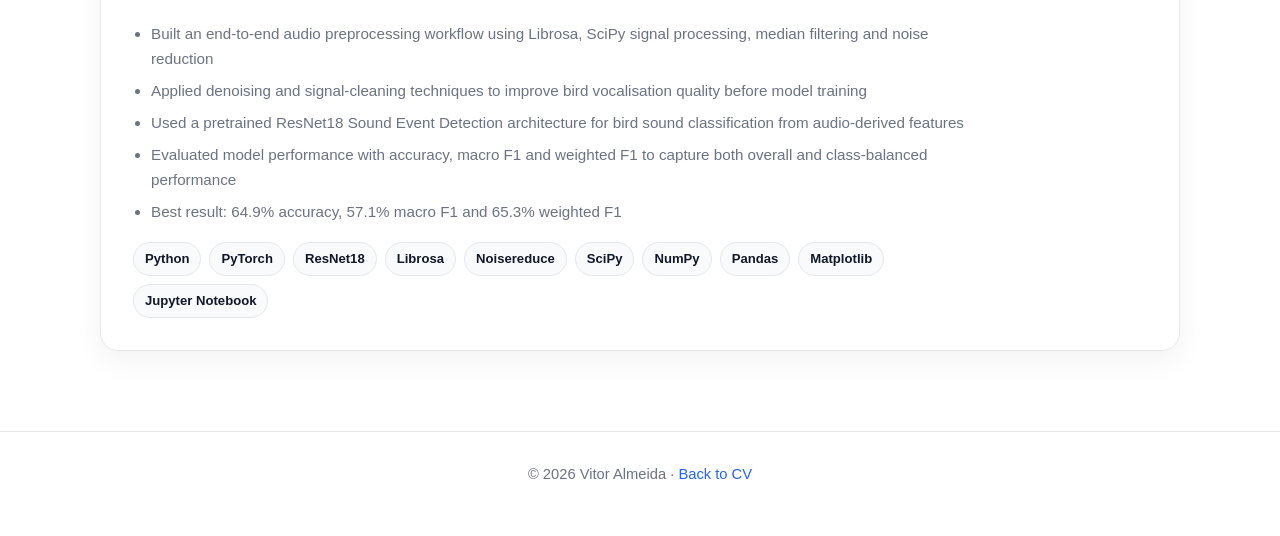
<file: cv/index.html>
<!DOCTYPE html>
<html lang="en">
<head>
  <meta charset="UTF-8" />
  <meta name="viewport" content="width=device-width, initial-scale=1.0" />
  <title>Projects | Vitor Almeida — Machine Learning Engineer</title>
  <meta
    name="description"
    content="Detailed project portfolio of Vitor Almeida — Machine Learning, Deep Learning, NLP, Computer Vision, and Optimization projects."
  />
  <style>
    :root {
      --bg: #ffffff;
      --surface: #ffffff;
      --text: #111827;
      --muted: #6b7280;
      --line: #e5e7eb;
      --soft: #f8fafc;
      --accent: #2563eb;
      --max-width: 1080px;
      --radius: 18px;
      --shadow: 0 10px 30px rgba(17, 24, 39, 0.05);
    }
 
    * { margin: 0; padding: 0; box-sizing: border-box; }
    html { scroll-behavior: smooth; }
    body {
      background: var(--bg);
      color: var(--text);
      font-family: -apple-system, BlinkMacSystemFont, "Segoe UI", Roboto, Inter, Arial, sans-serif;
      line-height: 1.65;
    }
    a { color: var(--accent); text-decoration: none; }
    a:hover { text-decoration: underline; }
 
    .container { width: min(92%, var(--max-width)); margin: 0 auto; }
 
    .topbar {
      position: sticky;
      top: 0;
      z-index: 1000;
      background: rgba(255, 255, 255, 0.94);
      backdrop-filter: blur(10px);
      border-bottom: 1px solid var(--line);
    }
 
    .nav {
      display: flex;
      justify-content: space-between;
      align-items: center;
      gap: 20px;
      padding: 18px 0;
    }
 
    .brand {
      font-size: 1rem;
      font-weight: 700;
      color: var(--text);
      letter-spacing: 0.2px;
    }
 
    .nav-links { display: flex; flex-wrap: wrap; gap: 20px; }
    .nav-links a { color: var(--muted); font-size: 0.95rem; font-weight: 600; }
    .nav-links a:hover { color: var(--text); text-decoration: none; }
    .nav-links a.active { color: var(--accent); }
 
    /* Page header */
    .page-hero {
      padding: 60px 0 44px;
      border-bottom: 1px solid var(--line);
    }
    .back-link {
      display: inline-flex;
      align-items: center;
      gap: 6px;
      color: var(--muted);
      font-size: 0.9rem;
      font-weight: 600;
      margin-bottom: 20px;
    }
    .back-link:hover { color: var(--text); text-decoration: none; }
    .back-link svg { width: 14px; height: 14px; }
    .page-hero h1 {
      font-size: 2.6rem;
      line-height: 1.1;
      letter-spacing: -0.04em;
      margin-bottom: 14px;
    }
    .page-hero p {
      color: var(--muted);
      font-size: 1.05rem;
      max-width: 680px;
    }
 
    /* Filter tags */
    .filter-bar {
      padding: 28px 0 10px;
      display: flex;
      flex-wrap: wrap;
      gap: 10px;
      align-items: center;
    }
    .filter-label { color: var(--muted); font-size: 0.88rem; font-weight: 700; margin-right: 4px; }
    .filter-tag {
      padding: 7px 14px;
      border: 1px solid var(--line);
      border-radius: 999px;
      background: var(--soft);
      color: var(--muted);
      font-size: 0.88rem;
      font-weight: 600;
      cursor: pointer;
      transition: 0.15s;
      user-select: none;
    }
    .filter-tag:hover, .filter-tag.active {
      background: var(--text);
      color: #fff;
      border-color: var(--text);
    }
 
    /* Projects grid */
    .projects-section { padding: 32px 0 80px; }
    .projects-list { display: grid; gap: 28px; }
 
    .project-card {
      border: 1px solid var(--line);
      border-radius: var(--radius);
      padding: 32px;
      background: var(--surface);
      box-shadow: var(--shadow);
      display: grid;
      grid-template-columns: 1fr auto;
      gap: 24px;
      align-items: start;
      transition: box-shadow 0.2s;
    }
    .project-card:hover {
      box-shadow: 0 16px 40px rgba(17, 24, 39, 0.09);
    }
 
    .project-num {
      font-size: 0.8rem;
      font-weight: 800;
      letter-spacing: 0.08em;
      color: var(--accent);
      text-transform: uppercase;
      margin-bottom: 8px;
    }
 
    .project-card h2 {
      font-size: 1.28rem;
      line-height: 1.3;
      letter-spacing: -0.02em;
      margin-bottom: 12px;
    }
 
    .project-card .description {
      color: var(--muted);
      font-size: 0.97rem;
      margin-bottom: 18px;
    }
 
    .bullet-list {
      padding-left: 18px;
      color: var(--muted);
      margin-bottom: 18px;
      font-size: 0.95rem;
    }
    .bullet-list li { margin-bottom: 7px; }
 
    .tech-stack {
      display: flex;
      flex-wrap: wrap;
      gap: 8px;
      margin-top: 4px;
    }
    .tech-tag {
      padding: 5px 11px;
      border: 1px solid var(--line);
      border-radius: 999px;
      background: var(--soft);
      color: var(--text);
      font-size: 0.82rem;
      font-weight: 600;
    }
 
    .project-meta {
      min-width: 140px;
      display: flex;
      flex-direction: column;
      gap: 12px;
      align-items: flex-end;
    }
 
    .category-badge {
      padding: 6px 13px;
      border-radius: 999px;
      font-size: 0.8rem;
      font-weight: 700;
      letter-spacing: 0.03em;
      white-space: nowrap;
    }
 
    .badge-dl   { background: #eff6ff; color: #1d4ed8; border: 1px solid #bfdbfe; }
    .badge-ml   { background: #f0fdf4; color: #15803d; border: 1px solid #bbf7d0; }
    .badge-nlp  { background: #fdf4ff; color: #7e22ce; border: 1px solid #e9d5ff; }
    .badge-opt  { background: #fff7ed; color: #c2410c; border: 1px solid #fed7aa; }
    .badge-cv   { background: #fefce8; color: #a16207; border: 1px solid #fde68a; }
    .badge-sport { background: #f0f9ff; color: #0369a1; border: 1px solid #bae6fd; }
 
    .github-link {
      display: inline-flex;
      align-items: center;
      gap: 7px;
      padding: 9px 16px;
      border: 1px solid var(--line);
      border-radius: 10px;
      font-size: 0.87rem;
      font-weight: 700;
      color: var(--text);
      background: var(--soft);
      transition: 0.15s;
      white-space: nowrap;
    }
    .github-link:hover {
      background: var(--text);
      color: #fff;
      border-color: var(--text);
      text-decoration: none;
    }
    .github-link svg { width: 15px; height: 15px; flex-shrink: 0; }
 
    /* Stats row */
    .stats-bar {
      display: grid;
      grid-template-columns: repeat(4, 1fr);
      gap: 16px;
      padding: 32px 0 0;
      border-top: 1px solid var(--line);
      margin-top: 10px;
    }
    .stat-item {
      border: 1px solid var(--line);
      border-radius: 16px;
      padding: 20px 22px;
      background: var(--surface);
      box-shadow: var(--shadow);
    }
    .stat-item .stat-number {
      font-size: 1.9rem;
      font-weight: 800;
      letter-spacing: -0.04em;
      line-height: 1;
      margin-bottom: 4px;
    }
    .stat-item .stat-label { color: var(--muted); font-size: 0.88rem; }
 
    footer {
      padding: 30px 0 50px;
      color: var(--muted);
      text-align: center;
      font-size: 0.92rem;
      border-top: 1px solid var(--line);
    }
 
    @media (max-width: 760px) {
      .project-card { grid-template-columns: 1fr; }
      .project-meta { align-items: flex-start; flex-direction: row; flex-wrap: wrap; }
      .page-hero h1 { font-size: 2rem; }
      .stats-bar { grid-template-columns: repeat(2, 1fr); }
    }
    @media (max-width: 500px) {
      .nav { flex-direction: column; align-items: flex-start; }
      .stats-bar { grid-template-columns: 1fr 1fr; }
    }
  </style>
</head>
<body>
 
<header class="topbar">
  <div class="container nav">
    <a href="../index.html" class="brand">Vitor Almeida</a>
    <nav class="nav-links">
      <a href="../index.html#about">About</a>
      <a href="../index.html#experience">Experience</a>
      <a href="projects.html" class="active">Projects</a>
      <a href="../index.html#skills">Skills</a>
      <a href="../index.html#education">Education</a>
      <a href="../index.html#contact">Contact</a>
    </nav>
  </div>
</header>
 
<main>
  <section class="page-hero">
    <div class="container">
      <a href="../index.html" class="back-link">
        <svg viewBox="0 0 16 16" fill="none" stroke="currentColor" stroke-width="2" stroke-linecap="round" stroke-linejoin="round">
          <path d="M10 12L6 8l4-4"/>
        </svg>
        Back to CV
      </a>
      <h1>Project Portfolio</h1>
      <p>End-to-end machine learning projects spanning deep learning, predictive modelling, NLP, computer vision, and operational research — built from scratch with production-oriented pipelines.</p>
    </div>
  </section>
 
  <section class="projects-section">
    <div class="container">
      <div class="projects-list">
 
        <!-- 1. Brain Tumor -->
        <article class="project-card">
          <div>
            <div class="project-num">Project 01</div>
            <h2>Brain Tumor Segmentation — MRI Deep Learning Pipeline</h2>
            <p class="description">
              End-to-end deep learning system for automated brain tumor segmentation using the BraTS 2020 multimodal MRI dataset from 19 institutions — covering neuroimaging preprocessing through interactive inference.
            </p>
            <ul class="bullet-list">
              <li>Processed four MRI modalities (T1, T1ce, T2, FLAIR) as volumetric inputs, co-registered to a standard anatomical template at 1&nbsp;mm³ resolution</li>
              <li>Built and trained a U-Net convolutional architecture to segment three tumour sub-regions: GD-enhancing tumour (ET), peritumoral edema (ED), and necrotic/non-enhancing core (NCR/NET)</li>
              <li>Defined custom evaluation metrics including Dice coefficient, precision, sensitivity, specificity, and per-class Dice scores</li>
              <li>Implemented a custom DataGenerator with 5-fold train/validation/test splits and configurable callbacks for checkpointing</li>
              <li>Deployed as a Streamlit web application accepting PNG, JPG and NIfTI files for real-time tumour probability inference</li>
            </ul>
            <div class="tech-stack">
              <span class="tech-tag">Python</span>
              <span class="tech-tag">TensorFlow/Keras</span>
              <span class="tech-tag">U-Net</span>
              <span class="tech-tag">NiBabel</span>
              <span class="tech-tag">Nilearn</span>
              <span class="tech-tag">scikit-image</span>
              <span class="tech-tag">OpenCV</span>
              <span class="tech-tag">Streamlit</span>
              <span class="tech-tag">NumPy</span>
              <span class="tech-tag">Pandas</span>
            </div>
          </div>
          <div class="project-meta">
            <span class="category-badge badge-dl">Deep Learning</span>
            <span class="category-badge badge-cv">Computer Vision</span>
            <a class="github-link" href="https://github.com/VitorAlmeida87/Brain_tumor_segmentation" target="_blank" rel="noopener noreferrer">
              <svg viewBox="0 0 24 24" fill="currentColor"><path d="M12 2C6.477 2 2 6.484 2 12.017c0 4.425 2.865 8.18 6.839 9.504.5.092.682-.217.682-.483 0-.237-.008-.868-.013-1.703-2.782.605-3.369-1.343-3.369-1.343-.454-1.158-1.11-1.466-1.11-1.466-.908-.62.069-.608.069-.608 1.003.07 1.531 1.032 1.531 1.032.892 1.53 2.341 1.088 2.91.832.092-.647.35-1.088.636-1.338-2.22-.253-4.555-1.113-4.555-4.951 0-1.093.39-1.988 1.029-2.688-.103-.253-.446-1.272.098-2.65 0 0 .84-.27 2.75 1.026A9.564 9.564 0 0112 6.844c.85.004 1.705.115 2.504.337 1.909-1.296 2.747-1.027 2.747-1.027.546 1.379.202 2.398.1 2.651.64.7 1.028 1.595 1.028 2.688 0 3.848-2.339 4.695-4.566 4.943.359.309.678.92.678 1.855 0 1.338-.012 2.419-.012 2.747 0 .268.18.58.688.482A10.019 10.019 0 0022 12.017C22 6.484 17.522 2 12 2z"/></svg>
              GitHub
            </a>
          </div>
        </article>
 
        <!-- 2. Rossmann -->
        <article class="project-card">
          <div>
            <div class="project-num">Project 02</div>
            <h2>Rossmann Store Sales Forecasting</h2>
            <p class="description">
              Tackled the Kaggle Rossmann Store Sales competition — building a robust sales forecasting model for 1,115 drug stores across Germany, predicting six weeks of daily sales.
            </p>
            <ul class="bullet-list">
              <li>Conducted thorough EDA covering sales distributions, seasonality, promotional impact and competitor analysis across store categories (A–D)</li>
              <li>Engineered rich temporal features including rolling statistics (mean, median, harmonic mean), lag features and Promo2 calendar features</li>
              <li>Built a Scikit-learn Pipeline with ColumnTransformer for automated preprocessing ensuring reproducibility</li>
              <li>Trained an XGBoost Regressor (600 estimators, depth 8, LR 0.05), evaluated with the competition's RMSPE metric</li>
              <li>Delivered a final submission file compliant with Kaggle's format</li>
            </ul>
            <div class="tech-stack">
              <span class="tech-tag">Python</span>
              <span class="tech-tag">XGBoost</span>
              <span class="tech-tag">Scikit-learn</span>
              <span class="tech-tag">Pandas</span>
              <span class="tech-tag">NumPy</span>
              <span class="tech-tag">Seaborn</span>
              <span class="tech-tag">Matplotlib</span>
              <span class="tech-tag">Jupyter Notebook</span>
            </div>
          </div>
          <div class="project-meta">
            <span class="category-badge badge-ml">Machine Learning</span>
            <a class="github-link" href="https://github.com/VitorAlmeida87/Rossman_finalproject" target="_blank" rel="noopener noreferrer">
              <svg viewBox="0 0 24 24" fill="currentColor"><path d="M12 2C6.477 2 2 6.484 2 12.017c0 4.425 2.865 8.18 6.839 9.504.5.092.682-.217.682-.483 0-.237-.008-.868-.013-1.703-2.782.605-3.369-1.343-3.369-1.343-.454-1.158-1.11-1.466-1.11-1.466-.908-.62.069-.608.069-.608 1.003.07 1.531 1.032 1.531 1.032.892 1.53 2.341 1.088 2.91.832.092-.647.35-1.088.636-1.338-2.22-.253-4.555-1.113-4.555-4.951 0-1.093.39-1.988 1.029-2.688-.103-.253-.446-1.272.098-2.65 0 0 .84-.27 2.75 1.026A9.564 9.564 0 0112 6.844c.85.004 1.705.115 2.504.337 1.909-1.296 2.747-1.027 2.747-1.027.546 1.379.202 2.398.1 2.651.64.7 1.028 1.595 1.028 2.688 0 3.848-2.339 4.695-4.566 4.943.359.309.678.92.678 1.855 0 1.338-.012 2.419-.012 2.747 0 .268.18.58.688.482A10.019 10.019 0 0022 12.017C22 6.484 17.522 2 12 2z"/></svg>
              GitHub
            </a>
          </div>
        </article>
 
        <!-- 3. Predictive Maintenance -->
        <article class="project-card">
          <div>
            <div class="project-num">Project 03</div>
            <h2>Predictive Maintenance — IoT Device Failure Prediction</h2>
            <p class="description">
              Machine learning model predicting probability of failure for a fleet of industrial IoT devices transmitting daily sensor telemetry — simulating a real-world condition monitoring use case for manufacturing and logistics.
            </p>
            <ul class="bullet-list">
              <li>Performed comprehensive EDA on time-series sensor readings, including missing value treatment, distribution analysis and failure rate investigation</li>
              <li>Framed as a binary classification task, engineering features from raw telemetry to model fault precursors</li>
              <li>Evaluated predictive performance with classification metrics, validating the model's ability to flag at-risk devices ahead of failure</li>
            </ul>
            <div class="tech-stack">
              <span class="tech-tag">Python</span>
              <span class="tech-tag">Scikit-learn</span>
              <span class="tech-tag">Pandas</span>
              <span class="tech-tag">NumPy</span>
              <span class="tech-tag">Matplotlib</span>
              <span class="tech-tag">Seaborn</span>
              <span class="tech-tag">Jupyter Notebook</span>
            </div>
          </div>
          <div class="project-meta">
            <span class="category-badge badge-ml">Machine Learning</span>
            <a class="github-link" href="https://github.com/VitorAlmeida87/Proj_Predictive_Maintenance_Dataset" target="_blank" rel="noopener noreferrer">
              <svg viewBox="0 0 24 24" fill="currentColor"><path d="M12 2C6.477 2 2 6.484 2 12.017c0 4.425 2.865 8.18 6.839 9.504.5.092.682-.217.682-.483 0-.237-.008-.868-.013-1.703-2.782.605-3.369-1.343-3.369-1.343-.454-1.158-1.11-1.466-1.11-1.466-.908-.62.069-.608.069-.608 1.003.07 1.531 1.032 1.531 1.032.892 1.53 2.341 1.088 2.91.832.092-.647.35-1.088.636-1.338-2.22-.253-4.555-1.113-4.555-4.951 0-1.093.39-1.988 1.029-2.688-.103-.253-.446-1.272.098-2.65 0 0 .84-.27 2.75 1.026A9.564 9.564 0 0112 6.844c.85.004 1.705.115 2.504.337 1.909-1.296 2.747-1.027 2.747-1.027.546 1.379.202 2.398.1 2.651.64.7 1.028 1.595 1.028 2.688 0 3.848-2.339 4.695-4.566 4.943.359.309.678.92.678 1.855 0 1.338-.012 2.419-.012 2.747 0 .268.18.58.688.482A10.019 10.019 0 0022 12.017C22 6.484 17.522 2 12 2z"/></svg>
              GitHub
            </a>
          </div>
        </article>
 
        <!-- 4. Best Match Driver -->
        <article class="project-card">
          <div>
            <div class="project-num">Project 04</div>
            <h2>Best Match Driver–Tour Assignment System</h2>
            <p class="description">
              Intelligent logistics dispatch system that optimally matches drivers to delivery tours using Operations Research techniques, with a practical web interface for dispatchers.
            </p>
            <ul class="bullet-list">
              <li>Applied the Hungarian Algorithm to compute globally optimal driver–tour assignments based on driver experience profiles, maximising operational suitability across all pairs simultaneously</li>
              <li>Implemented manual override capability, allowing dispatchers to intervene and reassign based on real-world context (driver absence, vehicle issues, scheduling conflicts)</li>
              <li>Built a temporary availability flagging system for both drivers and tours, reflecting live operational constraints</li>
              <li>Developed both a Jupyter-based analysis notebook and a production-ready Streamlit application with CSV-driven data input</li>
            </ul>
            <div class="tech-stack">
              <span class="tech-tag">Python</span>
              <span class="tech-tag">SciPy (Hungarian)</span>
              <span class="tech-tag">Streamlit</span>
              <span class="tech-tag">Pandas</span>
              <span class="tech-tag">Jupyter Notebook</span>
            </div>
          </div>
          <div class="project-meta">
            <span class="category-badge badge-opt">Optimization</span>
            <a class="github-link" href="https://github.com/VitorAlmeida87/Best-match-driver-tour" target="_blank" rel="noopener noreferrer">
              <svg viewBox="0 0 24 24" fill="currentColor"><path d="M12 2C6.477 2 2 6.484 2 12.017c0 4.425 2.865 8.18 6.839 9.504.5.092.682-.217.682-.483 0-.237-.008-.868-.013-1.703-2.782.605-3.369-1.343-3.369-1.343-.454-1.158-1.11-1.466-1.11-1.466-.908-.62.069-.608.069-.608 1.003.07 1.531 1.032 1.531 1.032.892 1.53 2.341 1.088 2.91.832.092-.647.35-1.088.636-1.338-2.22-.253-4.555-1.113-4.555-4.951 0-1.093.39-1.988 1.029-2.688-.103-.253-.446-1.272.098-2.65 0 0 .84-.27 2.75 1.026A9.564 9.564 0 0112 6.844c.85.004 1.705.115 2.504.337 1.909-1.296 2.747-1.027 2.747-1.027.546 1.379.202 2.398.1 2.651.64.7 1.028 1.595 1.028 2.688 0 3.848-2.339 4.695-4.566 4.943.359.309.678.92.678 1.855 0 1.338-.012 2.419-.012 2.747 0 .268.18.58.688.482A10.019 10.019 0 0022 12.017C22 6.484 17.522 2 12 2z"/></svg>
              GitHub
            </a>
          </div>
        </article>
 
        <!-- 5. Image Classification -->
        <article class="project-card">
          <div>
            <div class="project-num">Project 05</div>
            <h2>Image Classification with Transfer Learning (CIFAR-10)</h2>
            <p class="description">
              Computer vision classifier on the CIFAR-10 benchmark (10 classes, 60,000 images) using transfer learning with pre-trained ImageNet weights — achieving ~85% test accuracy.
            </p>
            <ul class="bullet-list">
              <li>Applied MobileNetV2 (ImageNet pre-trained) as a frozen feature extractor, adding a custom dense head (Dense 128 → Dropout 0.5 → Softmax 10) for classification</li>
              <li>Pre-processed inputs via bilinear resizing (32×32 → 96×96) and MobileNetV2-specific normalisation</li>
              <li>Trained for 30 epochs with Adam optimiser and categorical cross-entropy loss — Precision: 0.852, Recall: 0.852, F1: 0.852</li>
              <li>Analysed results with confusion matrices and classification reports</li>
            </ul>
            <div class="tech-stack">
              <span class="tech-tag">Python</span>
              <span class="tech-tag">TensorFlow/Keras</span>
              <span class="tech-tag">MobileNetV2</span>
              <span class="tech-tag">Scikit-learn</span>
              <span class="tech-tag">NumPy</span>
              <span class="tech-tag">Matplotlib</span>
              <span class="tech-tag">Seaborn</span>
            </div>
          </div>
          <div class="project-meta">
            <span class="category-badge badge-cv">Computer Vision</span>
            <span class="category-badge badge-dl">Deep Learning</span>
            <a class="github-link" href="https://github.com/VitorAlmeida87/Project_imageClassification" target="_blank" rel="noopener noreferrer">
              <svg viewBox="0 0 24 24" fill="currentColor"><path d="M12 2C6.477 2 2 6.484 2 12.017c0 4.425 2.865 8.18 6.839 9.504.5.092.682-.217.682-.483 0-.237-.008-.868-.013-1.703-2.782.605-3.369-1.343-3.369-1.343-.454-1.158-1.11-1.466-1.11-1.466-.908-.62.069-.608.069-.608 1.003.07 1.531 1.032 1.531 1.032.892 1.53 2.341 1.088 2.91.832.092-.647.35-1.088.636-1.338-2.22-.253-4.555-1.113-4.555-4.951 0-1.093.39-1.988 1.029-2.688-.103-.253-.446-1.272.098-2.65 0 0 .84-.27 2.75 1.026A9.564 9.564 0 0112 6.844c.85.004 1.705.115 2.504.337 1.909-1.296 2.747-1.027 2.747-1.027.546 1.379.202 2.398.1 2.651.64.7 1.028 1.595 1.028 2.688 0 3.848-2.339 4.695-4.566 4.943.359.309.678.92.678 1.855 0 1.338-.012 2.419-.012 2.747 0 .268.18.58.688.482A10.019 10.019 0 0022 12.017C22 6.484 17.522 2 12 2z"/></svg>
              GitHub
            </a>
          </div>
        </article>
 
        <!-- 6. Irrigation -->
        <article class="project-card">
          <div>
            <div class="project-num">Project 06</div>
            <h2>Irrigation Needs Classification — Neural Network Pipeline</h2>
            <p class="description">
              Multi-class classification pipeline predicting crop irrigation requirements (Low / Medium / High) from agro-environmental sensor data — achieving 97% accuracy with a custom neural network.
            </p>
            <ul class="bullet-list">
              <li>EDA covering soil parameters (pH, moisture, organic carbon, electrical conductivity), weather variables, crop type, growth stage and region</li>
              <li>Engineered interaction, ratio and aggregation features across numerical and categorical domains</li>
              <li>Designed an Embedding + MLP neural network processing categorical variables through learnable embeddings for richer representations</li>
              <li>Trained with 5-fold stratified cross-validation to ensure robust evaluation across class distributions</li>
              <li>Generated a Kaggle-format submission file for competition benchmarking</li>
            </ul>
            <div class="tech-stack">
              <span class="tech-tag">Python</span>
              <span class="tech-tag">TensorFlow/Keras</span>
              <span class="tech-tag">Scikit-learn</span>
              <span class="tech-tag">Pandas</span>
              <span class="tech-tag">NumPy</span>
              <span class="tech-tag">Matplotlib</span>
              <span class="tech-tag">Seaborn</span>
            </div>
          </div>
          <div class="project-meta">
            <span class="category-badge badge-dl">Deep Learning</span>
            <a class="github-link" href="https://github.com/VitorAlmeida87/irrigation_needs" target="_blank" rel="noopener noreferrer">
              <svg viewBox="0 0 24 24" fill="currentColor"><path d="M12 2C6.477 2 2 6.484 2 12.017c0 4.425 2.865 8.18 6.839 9.504.5.092.682-.217.682-.483 0-.237-.008-.868-.013-1.703-2.782.605-3.369-1.343-3.369-1.343-.454-1.158-1.11-1.466-1.11-1.466-.908-.62.069-.608.069-.608 1.003.07 1.531 1.032 1.531 1.032.892 1.53 2.341 1.088 2.91.832.092-.647.35-1.088.636-1.338-2.22-.253-4.555-1.113-4.555-4.951 0-1.093.39-1.988 1.029-2.688-.103-.253-.446-1.272.098-2.65 0 0 .84-.27 2.75 1.026A9.564 9.564 0 0112 6.844c.85.004 1.705.115 2.504.337 1.909-1.296 2.747-1.027 2.747-1.027.546 1.379.202 2.398.1 2.651.64.7 1.028 1.595 1.028 2.688 0 3.848-2.339 4.695-4.566 4.943.359.309.678.92.678 1.855 0 1.338-.012 2.419-.012 2.747 0 .268.18.58.688.482A10.019 10.019 0 0022 12.017C22 6.484 17.522 2 12 2z"/></svg>
              GitHub
            </a>
          </div>
        </article>
 
        <!-- 7. Customer Churn -->
        <article class="project-card">
          <div>
            <div class="project-num">Project 07</div>
            <h2>Customer Churn Prediction — Ensemble Modelling</h2>
            <p class="description">
              2026 Kaggle Playground Series challenge — predicting customer churn likelihood through a stacking ensemble combining multiple classifiers for robust binary classification.
            </p>
            <ul class="bullet-list">
              <li>EDA on telecom customer features (contract type, internet service, monthly charges, tenure) with interaction feature engineering and removal of redundant/collinear columns</li>
              <li>Trained and hyperparameter-tuned a LightGBM classifier using RandomizedSearchCV with StratifiedKFold cross-validation</li>
              <li>Assembled a Stacking Classifier combining LightGBM, Random Forest, and Logistic Regression as the meta-learner</li>
              <li>Evaluated with accuracy, precision, recall, F1-score, ROC-AUC and confusion matrix</li>
            </ul>
            <div class="tech-stack">
              <span class="tech-tag">Python</span>
              <span class="tech-tag">LightGBM</span>
              <span class="tech-tag">Scikit-learn</span>
              <span class="tech-tag">Random Forest</span>
              <span class="tech-tag">Logistic Regression</span>
              <span class="tech-tag">Pandas</span>
              <span class="tech-tag">Matplotlib</span>
            </div>
          </div>
          <div class="project-meta">
            <span class="category-badge badge-ml">Machine Learning</span>
            <a class="github-link" href="https://github.com/VitorAlmeida87/Costumer_churn" target="_blank" rel="noopener noreferrer">
              <svg viewBox="0 0 24 24" fill="currentColor"><path d="M12 2C6.477 2 2 6.484 2 12.017c0 4.425 2.865 8.18 6.839 9.504.5.092.682-.217.682-.483 0-.237-.008-.868-.013-1.703-2.782.605-3.369-1.343-3.369-1.343-.454-1.158-1.11-1.466-1.11-1.466-.908-.62.069-.608.069-.608 1.003.07 1.531 1.032 1.531 1.032.892 1.53 2.341 1.088 2.91.832.092-.647.35-1.088.636-1.338-2.22-.253-4.555-1.113-4.555-4.951 0-1.093.39-1.988 1.029-2.688-.103-.253-.446-1.272.098-2.65 0 0 .84-.27 2.75 1.026A9.564 9.564 0 0112 6.844c.85.004 1.705.115 2.504.337 1.909-1.296 2.747-1.027 2.747-1.027.546 1.379.202 2.398.1 2.651.64.7 1.028 1.595 1.028 2.688 0 3.848-2.339 4.695-4.566 4.943.359.309.678.92.678 1.855 0 1.338-.012 2.419-.012 2.747 0 .268.18.58.688.482A10.019 10.019 0 0022 12.017C22 6.484 17.522 2 12 2z"/></svg>
              GitHub
            </a>
          </div>
        </article>
 
        <!-- 8. Soccer -->
        <article class="project-card">
          <div>
            <div class="project-num">Project 08</div>
            <h2>Soccer Tactical Feature Engineering (SkillCorner Broadcast Tracking)</h2>
            <p class="description">
              Rich match-level tactical feature set engineered from SkillCorner broadcast tracking data (10 A-League 2024/25 matches), capturing structural and behavioural dimensions of football teams beyond traditional outcome statistics.
            </p>
            <ul class="bullet-list">
              <li>Aggregated dynamic event and phases-of-play data into a single-row-per-(match, team) feature matrix of 40+ attributes across four tactical dimensions</li>
              <li>Possession phase volumes &amp; durations (build-up, create, finish, quick-break, transition); off-ball run counts by type (in behind, coming short, overlap, pulling wide)</li>
              <li>Progressive passing structure (forward passes, line-breaking opportunities, passes into the box, total passing distance)</li>
              <li>Collective pressing behaviour (pressing chain counts and chain lengths)</li>
              <li>Developed an original "line-breaking opportunity" feature counting pass options capable of bypassing defensive lines — regardless of whether the passer chose to play them</li>
              <li>Documented results, methodology and next steps — published tutorials across four learning paths with MkDocs Material</li>
            </ul>
            <div class="tech-stack">
              <span class="tech-tag">Python</span>
              <span class="tech-tag">Pandas</span>
              <span class="tech-tag">NumPy</span>
              <span class="tech-tag">Matplotlib</span>
              <span class="tech-tag">Seaborn</span>
              <span class="tech-tag">Jupyter Notebook</span>
              <span class="tech-tag">MkDocs Material</span>
              <span class="tech-tag">SkillCorner API</span>
            </div>
          </div>
          <div class="project-meta">
            <span class="category-badge badge-sport">Sports Analytics</span>
            <a class="github-link" href="https://github.com/VitorAlmeida87/Soccer-Feature-Engineering" target="_blank" rel="noopener noreferrer">
              <svg viewBox="0 0 24 24" fill="currentColor"><path d="M12 2C6.477 2 2 6.484 2 12.017c0 4.425 2.865 8.18 6.839 9.504.5.092.682-.217.682-.483 0-.237-.008-.868-.013-1.703-2.782.605-3.369-1.343-3.369-1.343-.454-1.158-1.11-1.466-1.11-1.466-.908-.62.069-.608.069-.608 1.003.07 1.531 1.032 1.531 1.032.892 1.53 2.341 1.088 2.91.832.092-.647.35-1.088.636-1.338-2.22-.253-4.555-1.113-4.555-4.951 0-1.093.39-1.988 1.029-2.688-.103-.253-.446-1.272.098-2.65 0 0 .84-.27 2.75 1.026A9.564 9.564 0 0112 6.844c.85.004 1.705.115 2.504.337 1.909-1.296 2.747-1.027 2.747-1.027.546 1.379.202 2.398.1 2.651.64.7 1.028 1.595 1.028 2.688 0 3.848-2.339 4.695-4.566 4.943.359.309.678.92.678 1.855 0 1.338-.012 2.419-.012 2.747 0 .268.18.58.688.482A10.019 10.019 0 0022 12.017C22 6.484 17.522 2 12 2z"/></svg>
              GitHub
            </a>
          </div>
        </article>
 
        <!-- 9. Fake News -->
        <article class="project-card">
          <div>
            <div class="project-num">Project 09</div>
            <h2>Fake News Detection — NLP Classification</h2>
            <p class="description">
              NLP pipeline classifying news headlines as real or fake, systematically comparing multiple text representations and machine learning classifiers — achieving 92.7% accuracy on a 6,831-sample test set.
            </p>
            <ul class="bullet-list">
              <li>Full NLP preprocessing pipeline: lowercasing, punctuation removal, tokenization, lemmatization, POS tagging and stopword filtering (NLTK)</li>
              <li>Generated three distinct feature representations: Bag of Words, TF-IDF and POS-tagged n-grams (bigrams)</li>
              <li>Trained and benchmarked Random Forest and Multinomial Naive Bayes classifiers across all feature types</li>
              <li>Best result: Random Forest + TF-IDF — 92.7% accuracy (Precision: 0.934, Recall: 0.914, F1: 0.924)</li>
              <li>Delivered final predictions on held-out test data with structured presentation of findings</li>
            </ul>
            <div class="tech-stack">
              <span class="tech-tag">Python</span>
              <span class="tech-tag">NLTK</span>
              <span class="tech-tag">Scikit-learn</span>
              <span class="tech-tag">TF-IDF</span>
              <span class="tech-tag">CountVectorizer</span>
              <span class="tech-tag">Random Forest</span>
              <span class="tech-tag">Naive Bayes</span>
              <span class="tech-tag">Pandas</span>
            </div>
          </div>
          <div class="project-meta">
            <span class="category-badge badge-nlp">NLP</span>
            <a class="github-link" href="https://github.com/VitorAlmeida87/project-3-nlp" target="_blank" rel="noopener noreferrer">
              <svg viewBox="0 0 24 24" fill="currentColor"><path d="M12 2C6.477 2 2 6.484 2 12.017c0 4.425 2.865 8.18 6.839 9.504.5.092.682-.217.682-.483 0-.237-.008-.868-.013-1.703-2.782.605-3.369-1.343-3.369-1.343-.454-1.158-1.11-1.466-1.11-1.466-.908-.62.069-.608.069-.608 1.003.07 1.531 1.032 1.531 1.032.892 1.53 2.341 1.088 2.91.832.092-.647.35-1.088.636-1.338-2.22-.253-4.555-1.113-4.555-4.951 0-1.093.39-1.988 1.029-2.688-.103-.253-.446-1.272.098-2.65 0 0 .84-.27 2.75 1.026A9.564 9.564 0 0112 6.844c.85.004 1.705.115 2.504.337 1.909-1.296 2.747-1.027 2.747-1.027.546 1.379.202 2.398.1 2.651.64.7 1.028 1.595 1.028 2.688 0 3.848-2.339 4.695-4.566 4.943.359.309.678.92.678 1.855 0 1.338-.012 2.419-.012 2.747 0 .268.18.58.688.482A10.019 10.019 0 0022 12.017C22 6.484 17.522 2 12 2z"/></svg>
              GitHub
            </a>
          </div>
        </article>

        <!-- 10. Bird Sound Event Detection -->
        <article class="project-card">
          <div>
            <div class="project-num">Project 10</div>
            <h2>Bird Sound Event Detection — Pantanal Bioacoustics Pipeline</h2>
            <p class="description">
              Deep learning pipeline for bird sound event detection and classification using audio preprocessing, denoising, spectrogram-based modelling and a pretrained ResNet18 SED architecture — achieving 64.9% accuracy, 57.1% macro F1 and 65.3% weighted F1 on Pantanal bird recordings.
            </p>
            <ul class="bullet-list">
              <li>Built an end-to-end audio preprocessing workflow using Librosa, SciPy signal processing, median filtering and noise reduction</li>
              <li>Applied denoising and signal-cleaning techniques to improve bird vocalisation quality before model training</li>
              <li>Used a pretrained ResNet18 Sound Event Detection architecture for bird sound classification from audio-derived features</li>
              <li>Evaluated model performance with accuracy, macro F1 and weighted F1 to capture both overall and class-balanced performance</li>
              <li>Best result: 64.9% accuracy, 57.1% macro F1 and 65.3% weighted F1</li>
            </ul>
            <div class="tech-stack">
              <span class="tech-tag">Python</span>
              <span class="tech-tag">PyTorch</span>
              <span class="tech-tag">ResNet18</span>
              <span class="tech-tag">Librosa</span>
              <span class="tech-tag">Noisereduce</span>
              <span class="tech-tag">SciPy</span>
              <span class="tech-tag">NumPy</span>
              <span class="tech-tag">Pandas</span>
              <span class="tech-tag">Matplotlib</span>
              <span class="tech-tag">Jupyter Notebook</span>
            </div>
          </div>
          <div class="project-meta">
            <span class="category-badge badge-dl">Deep Learning</span>
            <a class="github-link" href="https://github.com/VitorAlmeida87/Bird-Sound-Project" target="_blank" rel="noopener noreferrer">
              <svg viewBox="0 0 24 24" fill="currentColor"><path d="M12 2C6.477 2 2 6.484 2 12.017c0 4.425 2.865 8.18 6.839 9.504.5.092.682-.217.682-.483 0-.237-.008-.868-.013-1.703-2.782.605-3.369-1.343-3.369-1.343-.454-1.158-1.11-1.466-1.11-1.466-.908-.62.069-.608.069-.608 1.003.07 1.531 1.032 1.531 1.032.892 1.53 2.341 1.088 2.91.832.092-.647.35-1.088.636-1.338-2.22-.253-4.555-1.113-4.555-4.951 0-1.093.39-1.988 1.029-2.688-.103-.253-.446-1.272.098-2.65 0 0 .84-.27 2.75 1.026A9.564 9.564 0 0112 6.844c.85.004 1.705.115 2.504.337 1.909-1.296 2.747-1.027 2.747-1.027.546 1.379.202 2.398.1 2.651.64.7 1.028 1.595 1.028 2.688 0 3.848-2.339 4.695-4.566 4.943.359.309.678.92.678 1.855 0 1.338-.012 2.419-.012 2.747 0 .268.18.58.688.482A10.019 10.019 0 0022 12.017C22 6.484 17.522 2 12 2z"/></svg>
              GitHub
            </a>
          </div>
        </article>

      </div><!-- /projects-list -->
    </div>
  </section>
</main>
 
<footer>
  <div class="container">
    © 2026 Vitor Almeida · <a href="../index.html">Back to CV</a>
  </div>
</footer>
 
</body>
</html>
</file>
